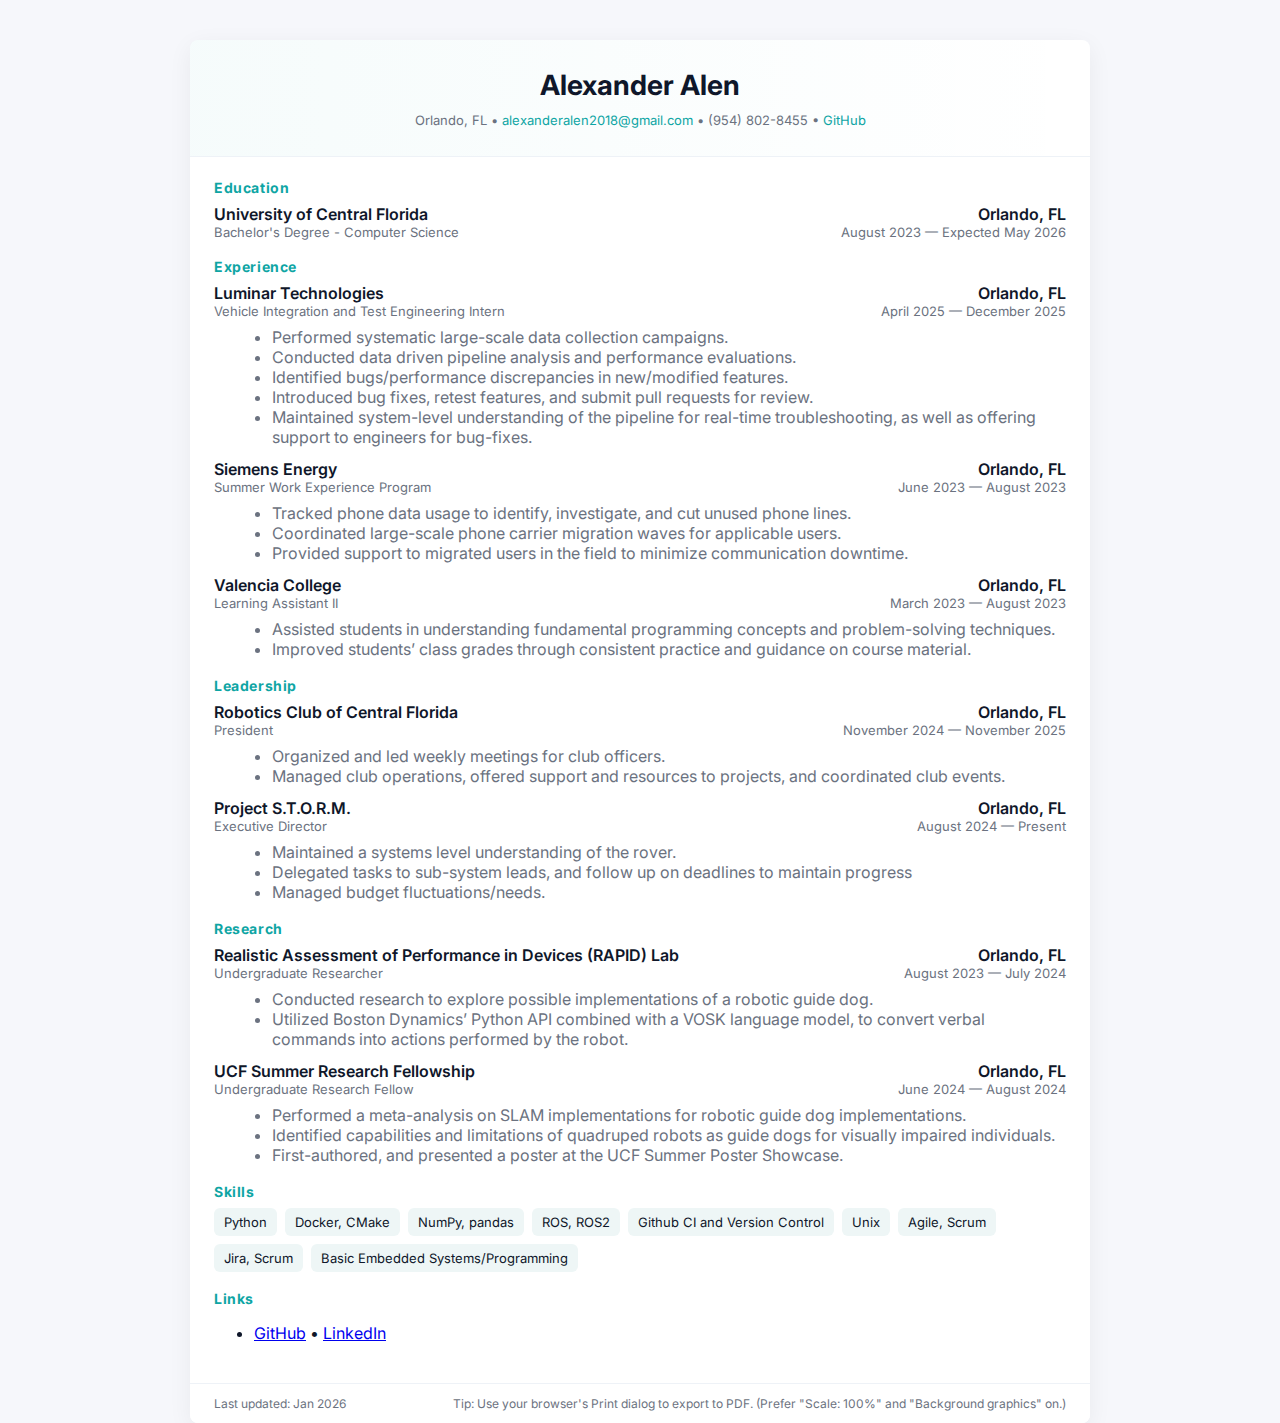
<file: styled-resume/index.html>
<!doctype html>
<html lang="en">
<head>
  <meta charset="utf-8" />
  <meta name="viewport" content="width=device-width, initial-scale=1" />
  <title>Your Name — Resume</title>
  <link href="https://fonts.googleapis.com/css2?family=Inter:wght@300;400;600;700&display=swap" rel="stylesheet">
  <link rel="stylesheet" href="styles.css">
</head>
<body>
  <!--
    QUICK EDIT GUIDE:
    - Replace content inside elements marked with TODO comments.
    - Sections: header, summary, experience, education, skills, projects, contact.
    - Use <section class="..."> blocks to add/remove whole sections.
    -->

  <div class="resume">
    <header class="resume-header">
      <div class="name">Alexander Alen</div>
      <div class="contact">
        Orlando, FL •<a href="mailto:alexanderalen2018@gmail.com"> alexanderalen2018@gmail.com</a> • (954) 802-8455 • <a href="aalen.github.io">GitHub</a>
      </div>
    </header>

    <main class="resume-main">
<!--EDUCATION-->
      <section class="education">
        <h2>Education</h2>
        <article class="exp">
            <div class="exp-header">
                <div class="exp-org">University of Central Florida</div>
                <div class="exp-location">Orlando, FL</div>
            </div>
            <div class="exp-info">
                <div class ="exp-role">Bachelor's Degree - Computer Science</div>
                <div class="exp-dates">August 2023 — Expected May 2026</div>
            </div>

        </article>
      </section>
<!--WORK EXPERIENCE-->
      <section class="experience">
        <h2>Experience</h2>

        <article class="exp">
          <div class="exp-header">
            <div class="exp-org">Luminar Technologies</div>
            <div class="exp-location">Orlando, FL</div>
        </div>
        <div class="exp-info">
            <div class ="exp-role">Vehicle Integration and Test Engineering Intern</div>
            <div class="exp-dates">April 2025 — December 2025</div>
        </div>
        <div class="exp-body">
            <ul>
              <li>Performed systematic large-scale data collection campaigns.</li>
              <li>Conducted data driven pipeline analysis and performance evaluations.</li>
              <li>Identified bugs/performance discrepancies in new/modified features.</li>
              <li>Introduced bug fixes, retest features, and submit pull requests for review.</li>
              <li>Maintained system-level understanding of the pipeline for real-time troubleshooting, as well as offering support
to engineers for bug-fixes.</li>
            </ul>
          </div>
        </article>

        <article class="exp">
          <div class="exp-header">
            <div class="exp-org">Siemens Energy</div>
            <div class="exp-location">Orlando, FL</div>
        </div>
        <div class="exp-info">
            <div class ="exp-role">Summer Work Experience Program</div>
            <div class="exp-dates">June 2023 — August 2023</div>
        </div>
        <div class="exp-body">
            <ul>
              <li>Tracked phone data usage to identify, investigate, and cut unused phone lines.</li>
              <li>Coordinated large-scale phone carrier migration waves for applicable users.</li>
              <li>Provided support to migrated users in the field to minimize communication downtime.</li>
            </ul>
          </div>
        </article>

        <article class="exp">
          <div class="exp-header">
            <div class="exp-org">Valencia College</div>
            <div class="exp-location">Orlando, FL</div>
        </div>
        <div class="exp-info">
            <div class ="exp-role">Learning Assistant II</div>
            <div class="exp-dates">March 2023 — August 2023</div>
        </div>
        <div class="exp-body">
            <ul>
              <li>Assisted students in understanding fundamental programming concepts and problem-solving techniques.</li>
              <li>Improved students’ class grades through consistent practice and guidance on course material.</li>
            </ul>
          </div>
        </article>

        <!-- Duplicate the .job block to add more roles -->
      </section>
<!--LEADERSHIP-->
      <section class="leadership">
        <h2>Leadership</h2>
      <article class="exp">
        <div class="exp-header">
          <div class="exp-org">Robotics Club of Central Florida</div>
          <div class="exp-location">Orlando, FL</div>
        </div>
        <div class="exp-info">
          <div class ="exp-role">President</div>
          <div class="exp-dates">November 2024 — November 2025</div>
        </div>
        <div class="exp-body">
          <ul>
            <li>Organized and led weekly meetings for club officers.</li>
            <li>Managed club operations, offered support and resources to projects, and coordinated club events.</li>
          </ul>
        </div>
      </article>

      <article class="exp">
        <div class="exp-header">
          <div class="exp-org">Project S.T.O.R.M.</div>
          <div class="exp-location">Orlando, FL</div>
        </div>
        <div class="exp-info">
          <div class ="exp-role">Executive Director</div>
          <div class="exp-dates">August 2024 — Present</div>
        </div>
        <div class="exp-body">
          <ul>
            <li>Maintained a systems level understanding of the rover.</li>
            <li>Delegated tasks to sub-system leads, and follow up on deadlines to maintain progress</li>
            <li>Managed budget fluctuations/needs.</li>
          </ul>
        </div>
      </article>
      </section>
<!--RESEARCH-->
      <section class="research">
        <h2>Research</h2>
  <article class="exp">
      <div class="exp-header">
        <div class="exp-org">Realistic Assessment of Performance in Devices (RAPID) Lab</div>
        <div class="exp-location">Orlando, FL</div>
      </div>
      <div class="exp-info">
        <div class ="exp-role">Undergraduate Researcher</div>
        <div class="exp-dates">August 2023 — July 2024</div>
      </div>
      <div class="exp-body">
    <ul>
      <li>Conducted research to explore possible implementations of a robotic guide dog.</li>
      <li>Utilized Boston Dynamics’ Python API combined with a VOSK language model, to convert verbal
commands into actions performed by the robot.</li>
    </ul>
      </div>
  </article>

  <article class="exp">
      <div class="exp-header">
        <div class="exp-org">UCF Summer Research Fellowship</div>
        <div class="exp-location">Orlando, FL</div>
      </div>
      <div class="exp-info">
        <div class ="exp-role">Undergraduate Research Fellow</div>
        <div class="exp-dates">June 2024 — August 2024</div>
      </div>
      <div class="exp-body">
    <ul>
      <li>Performed a meta-analysis on SLAM implementations for robotic guide dog implementations.</li>
      <li>Identified capabilities and limitations of quadruped robots as guide dogs for visually impaired individuals.</li>
      <li>First-authored, and presented a poster at the UCF Summer Poster Showcase.</li>
    </ul>
      </div>
  </article>

    </section>
<!--SKILLS-->
      <section class="skills">
        <h2>Skills</h2>
        <ul class="skill-list">
          <li>Python</li>
          <li>Docker, CMake</li>
          <li>NumPy, pandas</li>
          <li>ROS, ROS2</li>
          <li>Github CI and Version Control</li>
          <li>Unix</li>
          <li>Agile, Scrum</li>
          <li>Jira, Scrum</li>
          <li>Basic Embedded Systems/Programming</li>
        </ul>
      </section>

<!--EXTRAS-->
      <section class="extras">
        <h2>Links</h2>
        <ul>
          <li><a href="aalen24.github.io">GitHub</a> • <a href="https://www.linkedin.com/in/alexander-alen-b82948265/">LinkedIn</a></li>
        </ul>
      </section>
    </main>

    <footer class="resume-footer">
      <div>Last updated: <!-- TODO: put date --> Jan 2026</div>
      <div class="print-note">Tip: Use your browser's Print dialog to export to PDF. (Prefer "Scale: 100%" and "Background graphics" on.)</div>
    </footer>
  </div>
</body>
</html>
</file>
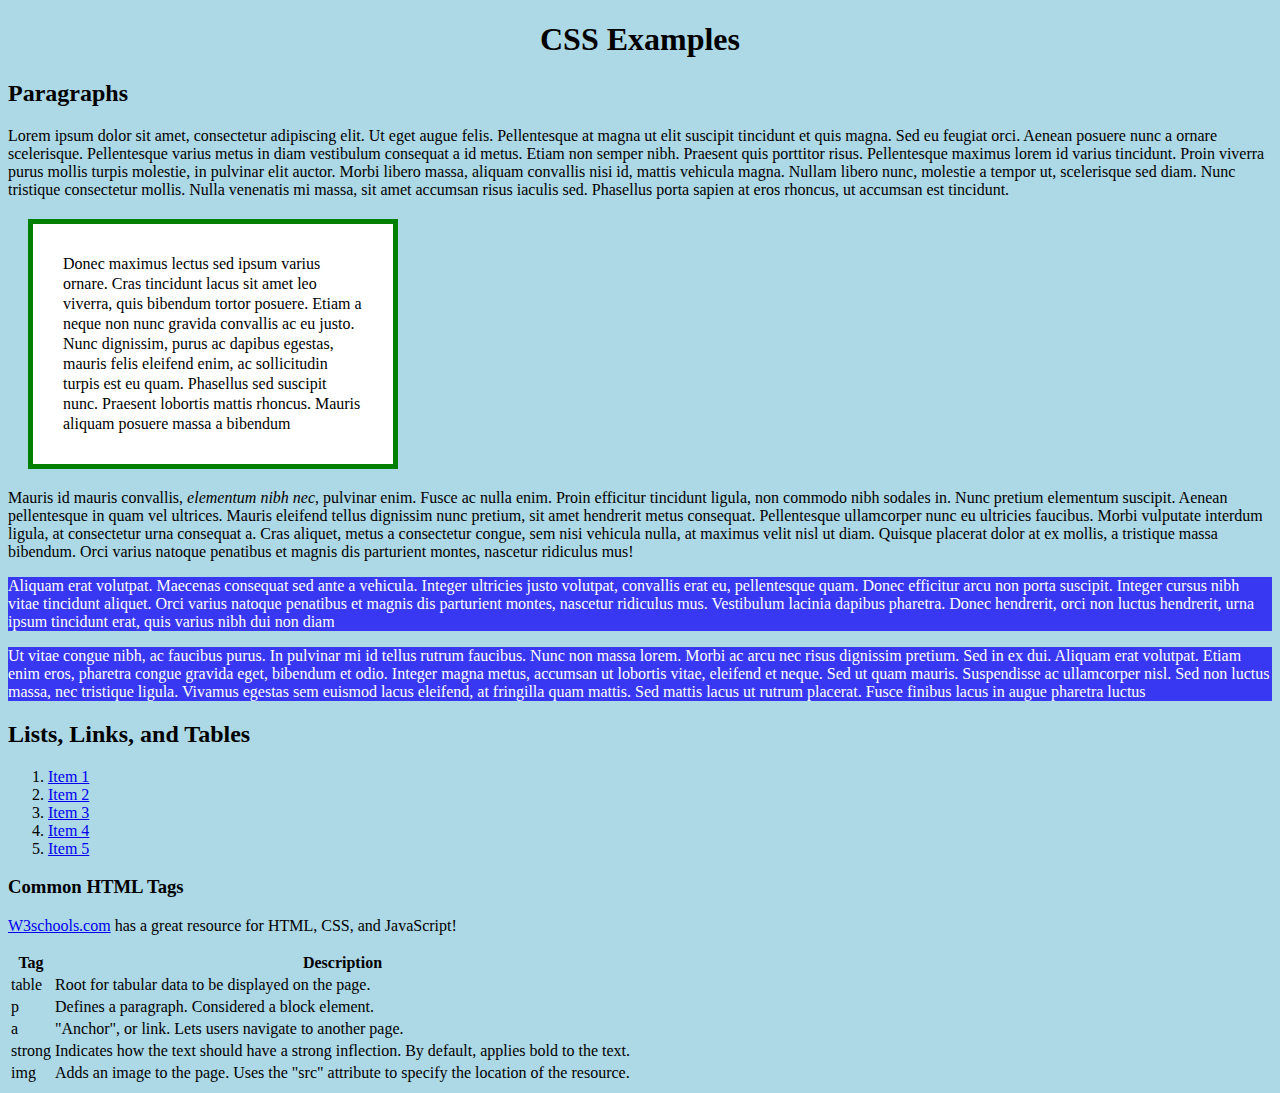
<file: 5_CSS1.html>
<!DOCTYPE html>

<html lang="en">
	<head>
		<title>CSS Examples</title>
		<link rel="stylesheet" href="5_css1.css">
	</head>
	
	<body>
		<h1>CSS Examples</h1>
		
		<article>
		<h2>Paragraphs</h2>
			<section>
				<p>Lorem ipsum dolor sit amet, consectetur adipiscing elit. Ut eget augue felis. Pellentesque at magna ut elit suscipit tincidunt et quis magna. Sed eu feugiat orci. Aenean posuere nunc a ornare scelerisque. Pellentesque varius metus in diam vestibulum consequat a id metus. Etiam non semper nibh. Praesent quis porttitor risus. Pellentesque maximus lorem id varius tincidunt. Proin viverra purus mollis turpis molestie, in pulvinar elit auctor. Morbi libero massa, aliquam convallis nisi id, mattis vehicula magna. Nullam libero nunc, molestie a tempor ut, scelerisque sed diam. Nunc tristique consectetur mollis. Nulla venenatis mi massa, sit amet accumsan risus iaculis sed. Phasellus porta sapien at eros rhoncus, ut accumsan est tincidunt.</p>
				<p id="paragraph2">Donec maximus lectus sed ipsum varius ornare. Cras tincidunt lacus sit amet leo viverra, quis bibendum tortor posuere. Etiam a neque non nunc gravida convallis ac eu justo. Nunc dignissim, purus ac dapibus egestas, mauris felis eleifend enim, ac sollicitudin turpis est eu quam. Phasellus sed suscipit nunc. Praesent lobortis mattis rhoncus. Mauris aliquam posuere massa a bibendum</p>
			</section>
			<section>
				<p>Mauris id mauris convallis, <em>elementum nibh nec</em>, pulvinar enim. Fusce ac nulla enim. Proin efficitur tincidunt ligula, non commodo nibh sodales in. Nunc pretium elementum suscipit. Aenean pellentesque in quam vel ultrices. Mauris eleifend tellus dignissim nunc pretium, sit amet hendrerit metus consequat. Pellentesque ullamcorper nunc eu ultricies faucibus. Morbi vulputate interdum ligula, at consectetur urna consequat a. Cras aliquet, metus a consectetur congue, sem nisi vehicula nulla, at maximus velit nisl ut diam. Quisque placerat dolor at ex mollis, a tristique massa bibendum. Orci varius natoque penatibus et magnis dis parturient montes, nascetur ridiculus mus!</p>
				<p class="blue">Aliquam erat volutpat. Maecenas consequat sed ante a vehicula. Integer ultricies justo volutpat, convallis erat eu, pellentesque quam. Donec efficitur arcu non porta suscipit. Integer cursus nibh vitae tincidunt aliquet. Orci varius natoque penatibus et magnis dis parturient montes, nascetur ridiculus mus. Vestibulum lacinia dapibus pharetra. Donec hendrerit, orci non luctus hendrerit, urna ipsum tincidunt erat, quis varius nibh dui non diam</p>
				<p class="blue">Ut vitae congue nibh, ac faucibus purus. In pulvinar mi id tellus rutrum faucibus. Nunc non massa lorem. Morbi ac arcu nec risus dignissim pretium. Sed in ex dui. Aliquam erat volutpat. Etiam enim eros, pharetra congue gravida eget, bibendum et odio. Integer magna metus, accumsan ut lobortis vitae, eleifend et neque. Sed ut quam mauris. Suspendisse ac ullamcorper nisl. Sed non luctus massa, nec tristique ligula. Vivamus egestas sem euismod lacus eleifend, at fringilla quam mattis. Sed mattis lacus ut rutrum placerat. Fusce finibus lacus in augue pharetra luctus</p>
			</section>
		</article>
		
		<article>
			<h2>Lists, Links, and Tables</h2>
			<ol>
				<li><a href="#">Item 1</a></li>
				<li><a href="#">Item 2</a></li>
				<li><a href="#">Item 3</a></li>
				<li><a href="#">Item 4</a></li>
				<li><a href="#">Item 5</a></li>
			</ol>
			
			<section>
				<h3>Common HTML Tags</h3>
				
				<p><a href="http://www.w3schools.com" target="_blank">W3schools.com</a> has a great resource for HTML, CSS, and JavaScript!</p>
				
				<table>
					<tr>
						<th>Tag</th><th>Description</th>
					</tr>
					<tr>
						<td>table</td><td>Root for tabular data to be displayed on the page.</td>
					</tr>
					<tr>
						<td>p</td><td>Defines a paragraph.  Considered a block element.</td>
					</tr>
					<tr>
						<td>a</td><td>"Anchor", or link.  Lets users navigate to another page.</td>
					</tr>
					<tr>
						<td>strong</td><td>Indicates how the text should have a strong inflection.  By default, applies bold to the text.</td>
					</tr>
					<tr>
						<td>img</td><td>Adds an image to the page.  Uses the "src" attribute to specify the location of the resource.</td>
					</tr>
				</table>
			</section>
			
		</article>
	</body>
</html>
</file>
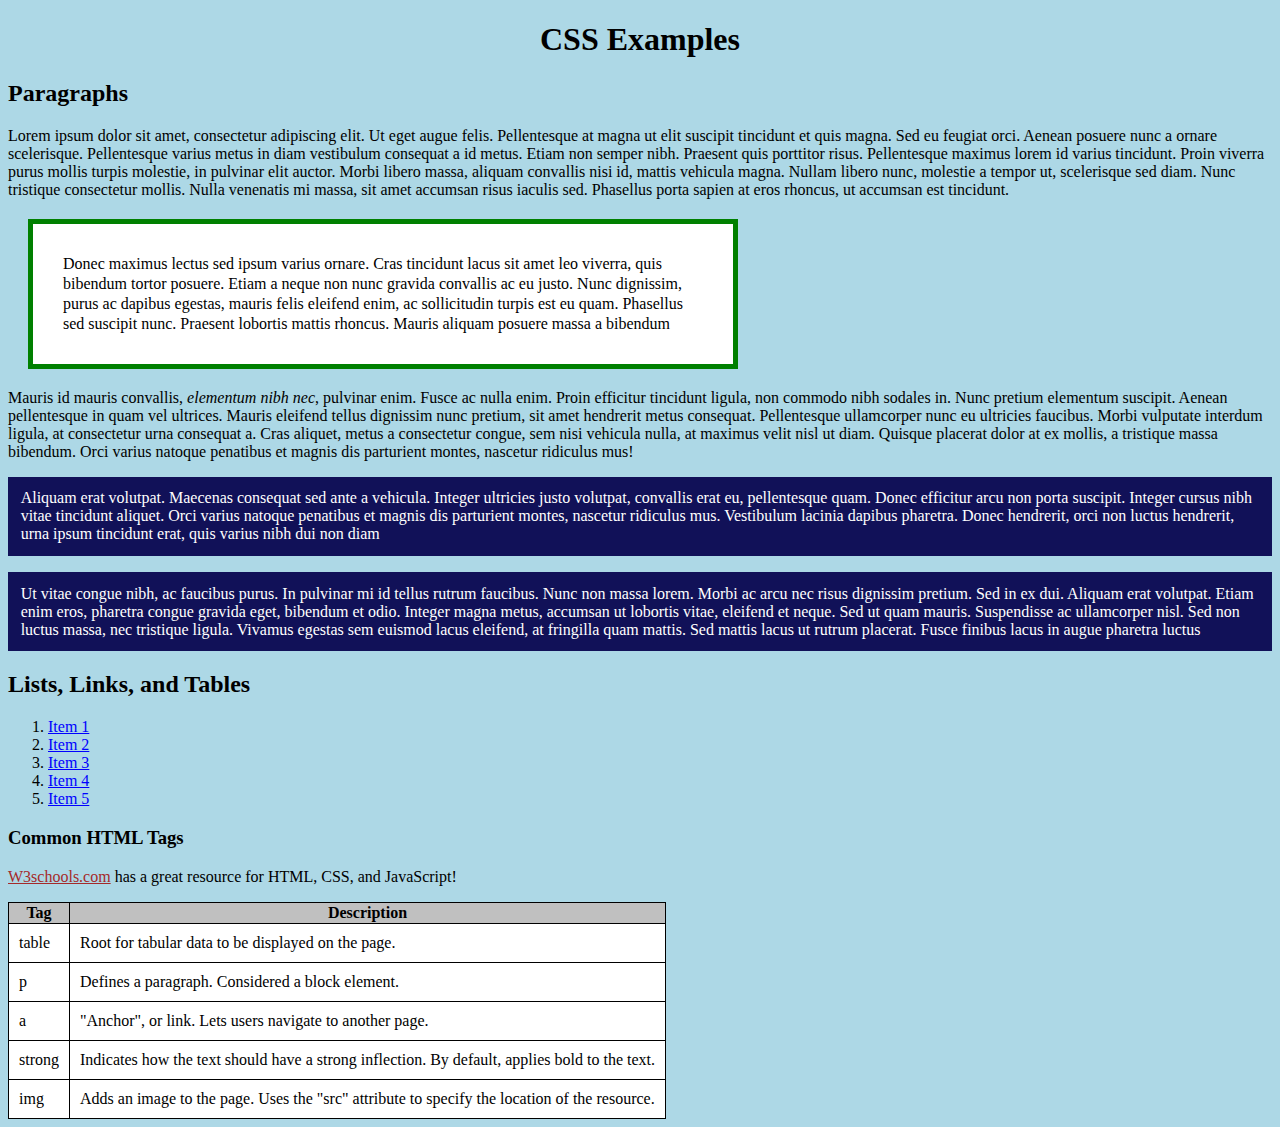
<file: basic-css/5_CSS1.html>
<!DOCTYPE html>

<html lang="en">
	<head>
		<title>CSS Examples</title>
		<link rel="stylesheet" href="5_css1.css">
	</head>
	
	<body>
		<h1>CSS Examples</h1>
		
		<article>
		<h2>Paragraphs</h2>
			<section>
				<p>Lorem ipsum dolor sit amet, consectetur adipiscing elit. Ut eget augue felis. Pellentesque at magna ut elit suscipit tincidunt et quis magna. Sed eu feugiat orci. Aenean posuere nunc a ornare scelerisque. Pellentesque varius metus in diam vestibulum consequat a id metus. Etiam non semper nibh. Praesent quis porttitor risus. Pellentesque maximus lorem id varius tincidunt. Proin viverra purus mollis turpis molestie, in pulvinar elit auctor. Morbi libero massa, aliquam convallis nisi id, mattis vehicula magna. Nullam libero nunc, molestie a tempor ut, scelerisque sed diam. Nunc tristique consectetur mollis. Nulla venenatis mi massa, sit amet accumsan risus iaculis sed. Phasellus porta sapien at eros rhoncus, ut accumsan est tincidunt.</p>
				<p id="paragraph2">Donec maximus lectus sed ipsum varius ornare. Cras tincidunt lacus sit amet leo viverra, quis bibendum tortor posuere. Etiam a neque non nunc gravida convallis ac eu justo. Nunc dignissim, purus ac dapibus egestas, mauris felis eleifend enim, ac sollicitudin turpis est eu quam. Phasellus sed suscipit nunc. Praesent lobortis mattis rhoncus. Mauris aliquam posuere massa a bibendum</p>
			</section>
			<section>
				<p>Mauris id mauris convallis, <em>elementum nibh nec</em>, pulvinar enim. Fusce ac nulla enim. Proin efficitur tincidunt ligula, non commodo nibh sodales in. Nunc pretium elementum suscipit. Aenean pellentesque in quam vel ultrices. Mauris eleifend tellus dignissim nunc pretium, sit amet hendrerit metus consequat. Pellentesque ullamcorper nunc eu ultricies faucibus. Morbi vulputate interdum ligula, at consectetur urna consequat a. Cras aliquet, metus a consectetur congue, sem nisi vehicula nulla, at maximus velit nisl ut diam. Quisque placerat dolor at ex mollis, a tristique massa bibendum. Orci varius natoque penatibus et magnis dis parturient montes, nascetur ridiculus mus!</p>
				<p class="blue">Aliquam erat volutpat. Maecenas consequat sed ante a vehicula. Integer ultricies justo volutpat, convallis erat eu, pellentesque quam. Donec efficitur arcu non porta suscipit. Integer cursus nibh vitae tincidunt aliquet. Orci varius natoque penatibus et magnis dis parturient montes, nascetur ridiculus mus. Vestibulum lacinia dapibus pharetra. Donec hendrerit, orci non luctus hendrerit, urna ipsum tincidunt erat, quis varius nibh dui non diam</p>
				<p class="blue">Ut vitae congue nibh, ac faucibus purus. In pulvinar mi id tellus rutrum faucibus. Nunc non massa lorem. Morbi ac arcu nec risus dignissim pretium. Sed in ex dui. Aliquam erat volutpat. Etiam enim eros, pharetra congue gravida eget, bibendum et odio. Integer magna metus, accumsan ut lobortis vitae, eleifend et neque. Sed ut quam mauris. Suspendisse ac ullamcorper nisl. Sed non luctus massa, nec tristique ligula. Vivamus egestas sem euismod lacus eleifend, at fringilla quam mattis. Sed mattis lacus ut rutrum placerat. Fusce finibus lacus in augue pharetra luctus</p>
			</section>
		</article>
		
		<article>
			<h2>Lists, Links, and Tables</h2>
			<ol>
				<li><a href="#">Item 1</a></li>
				<li><a href="#">Item 2</a></li>
				<li><a href="#">Item 3</a></li>
				<li><a href="#">Item 4</a></li>
				<li><a href="#">Item 5</a></li>
			</ol>
			
			<section>
				<h3>Common HTML Tags</h3>
				
				<p ><a href="http://www.w3schools.com" target="_blank" id="w3link">W3schools.com</a> has a great resource for HTML, CSS, and JavaScript!</p>
				
				<table>
					<tr>
						<th>Tag</th><th>Description</th>
					</tr>
					<tr>
						<td>table</td><td>Root for tabular data to be displayed on the page.</td>
					</tr>
					<tr>
						<td>p</td><td>Defines a paragraph.  Considered a block element.</td>
					</tr>
					<tr>
						<td>a</td><td>"Anchor", or link.  Lets users navigate to another page.</td>
					</tr>
					<tr>
						<td>strong</td><td>Indicates how the text should have a strong inflection.  By default, applies bold to the text.</td>
					</tr>
					<tr>
						<td>img</td><td>Adds an image to the page.  Uses the "src" attribute to specify the location of the resource.</td>
					</tr>
				</table>
			</section>
			
		</article>
	</body>
</html>
</file>
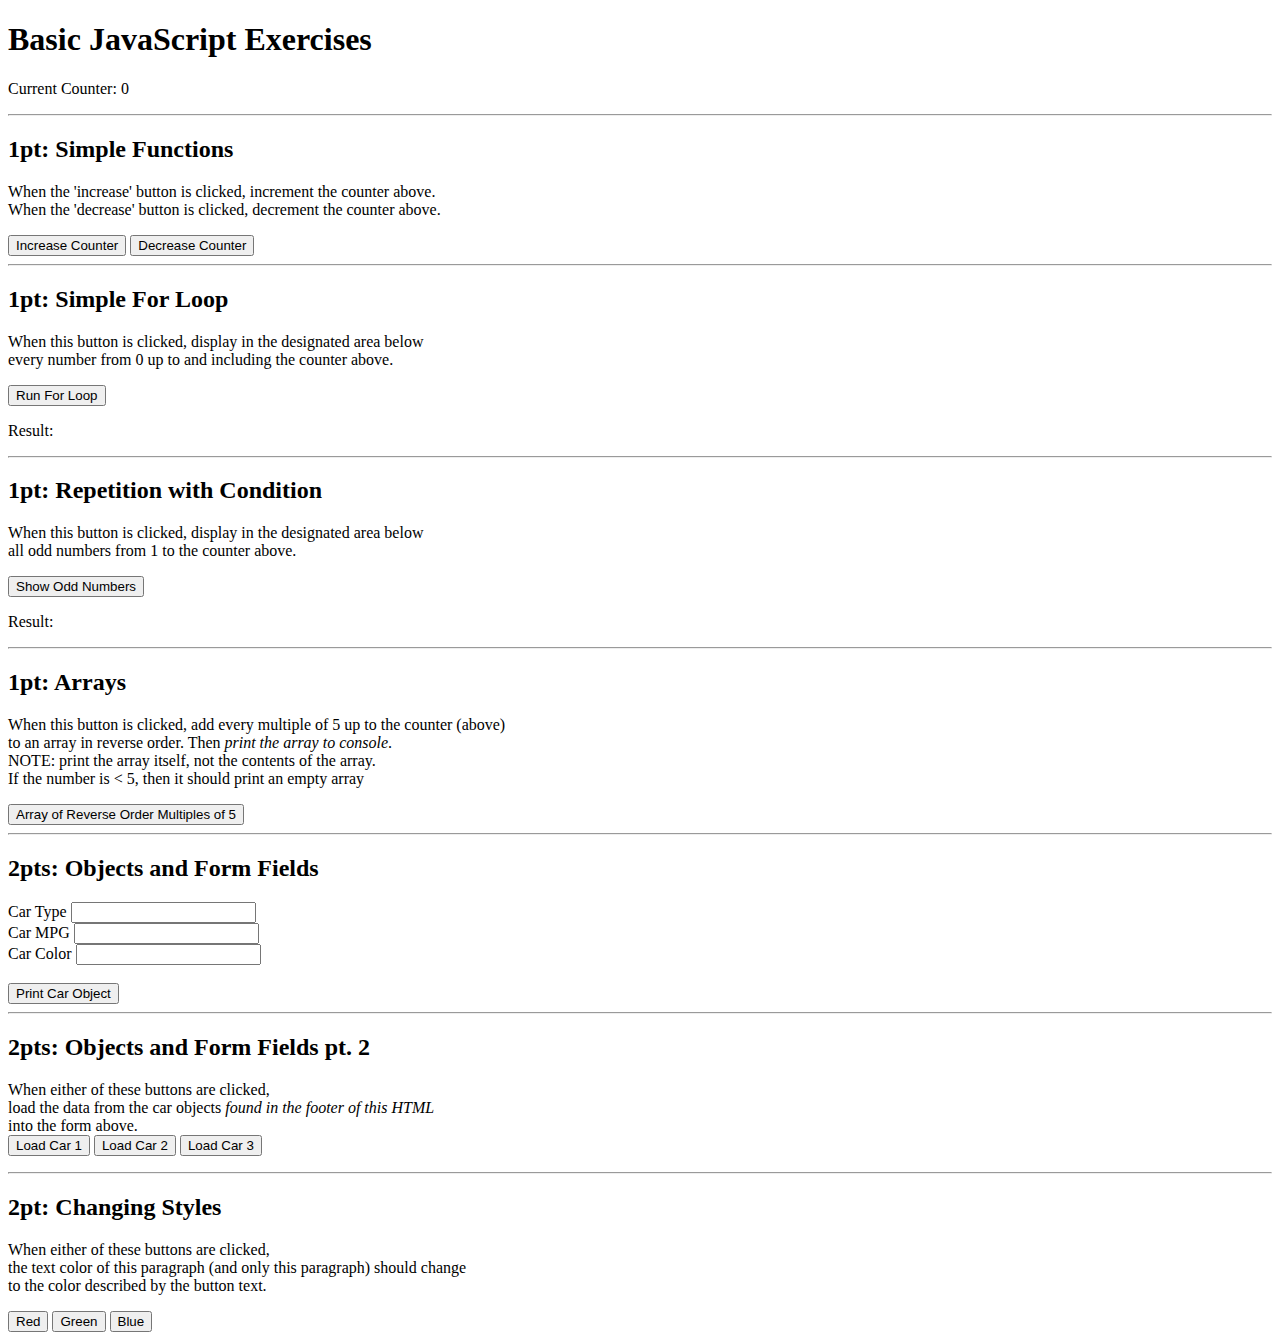
<file: basic-javascript/basicjs.html>
<!DOCTYPE html>

<html lang="en">
	<head>
		<title>Basic JavaScript Exercises</title>
		<!-- change the src value to use your own script -->
		<script src="basicjs.js">
		</script>
	</head>
	
	
	<body>
		<h1>Basic JavaScript Exercises</h1>

		<p>Current Counter: <span id="counter">0</span></p>
		
		<hr>
		
		<h2>1pt: Simple Functions</h2>
		<p>When the 'increase' button is clicked, increment the counter above.<br>
			When the 'decrease' button is clicked, decrement the counter above.</p>
		<button onclick="tickUp()">Increase Counter</button>
		<button onclick="tickDown()">Decrease Counter</button>
		
		<hr>
		
		<h2>1pt: Simple For Loop</h2>
		<p>When this button is clicked, display in the designated area below<br>
		every number from 0 up to and including the counter above.</p>
		<button onclick="runForLoop()">Run For Loop</button>
		
		<p>Result: <span id="forLoopResult"></span></p>
		
		<hr>
		
		<h2>1pt: Repetition with Condition</h2>
		<p>When this button is clicked, display in the designated area below<br>
		all odd numbers from 1 to the counter above.</p>
		<button onclick="showOddNumbers()">Show Odd Numbers</button>
		
		<p>Result: <span id="oddNumberResult"></span></p>
		
		<hr>
		
		<h2>1pt: Arrays</h2>
		<p>When this button is clicked, add every multiple of 5 up to the counter (above)<br>
		to an array in reverse order.  Then <em>print the array to console</em>.<br>
		NOTE: print the array itself, not the contents of the array.<br>
		If the number is &lt; 5, then it should print an empty array</p>
		<button onclick="addMultiplesToArray()">Array of Reverse Order Multiples of 5</button>
		
		<hr>
		
		<h2>2pts: Objects and Form Fields</h2>
		<label for="carType">Car Type</label> <input id="carType" type="text"><br>
		<label for="carMPG">Car MPG</label> <input id="carMPG" type="text"><br>
		<label for="carColor">Car Color</label> <input id="carColor" type="text"><br>
		<br>
		
		<button type="button" onclick="printCarObject()">Print Car Object</button>
		
		<hr>
		
		<h2>2pts: Objects and Form Fields pt. 2</h2>
		<p>When either of these buttons are clicked,<br>
		load the data from the car objects <em>found in the footer of this HTML</em><br>
		into the form above.<br>
		<button type="button" onclick="loadCar(1)">Load Car 1</button>
		<button type="button" onclick="loadCar(2)">Load Car 2</button>
		<button type="button" onclick="loadCar(3)">Load Car 3</button>
		
		<hr>
		
		<h2>2pt: Changing Styles</h2>
		<p id="styleParagraph">When either of these buttons are clicked,<br>
		the text color of this paragraph (and only this paragraph) should change<br>
		to the color described by the button text.</p>
		
		<button type="button" onclick="changeColor(1)">Red</button>
		<button type="button" onclick="changeColor(2)">Green</button>
		<button type="button" onclick="changeColor(3)">Blue</button>
	
	
		<footer>
			<script>
				let carObject1 = {cType: "sedan", cMPG: "32", cColor: "blue"};
				let carObject2 = {cType: "truck", cMPG: "28", cColor: "red"};
				let carObject3 = {cType: "van", cMPG: "30", cColor: "green"};
			</script>
		</footer>
	</body>
	
	
</html>
</file>
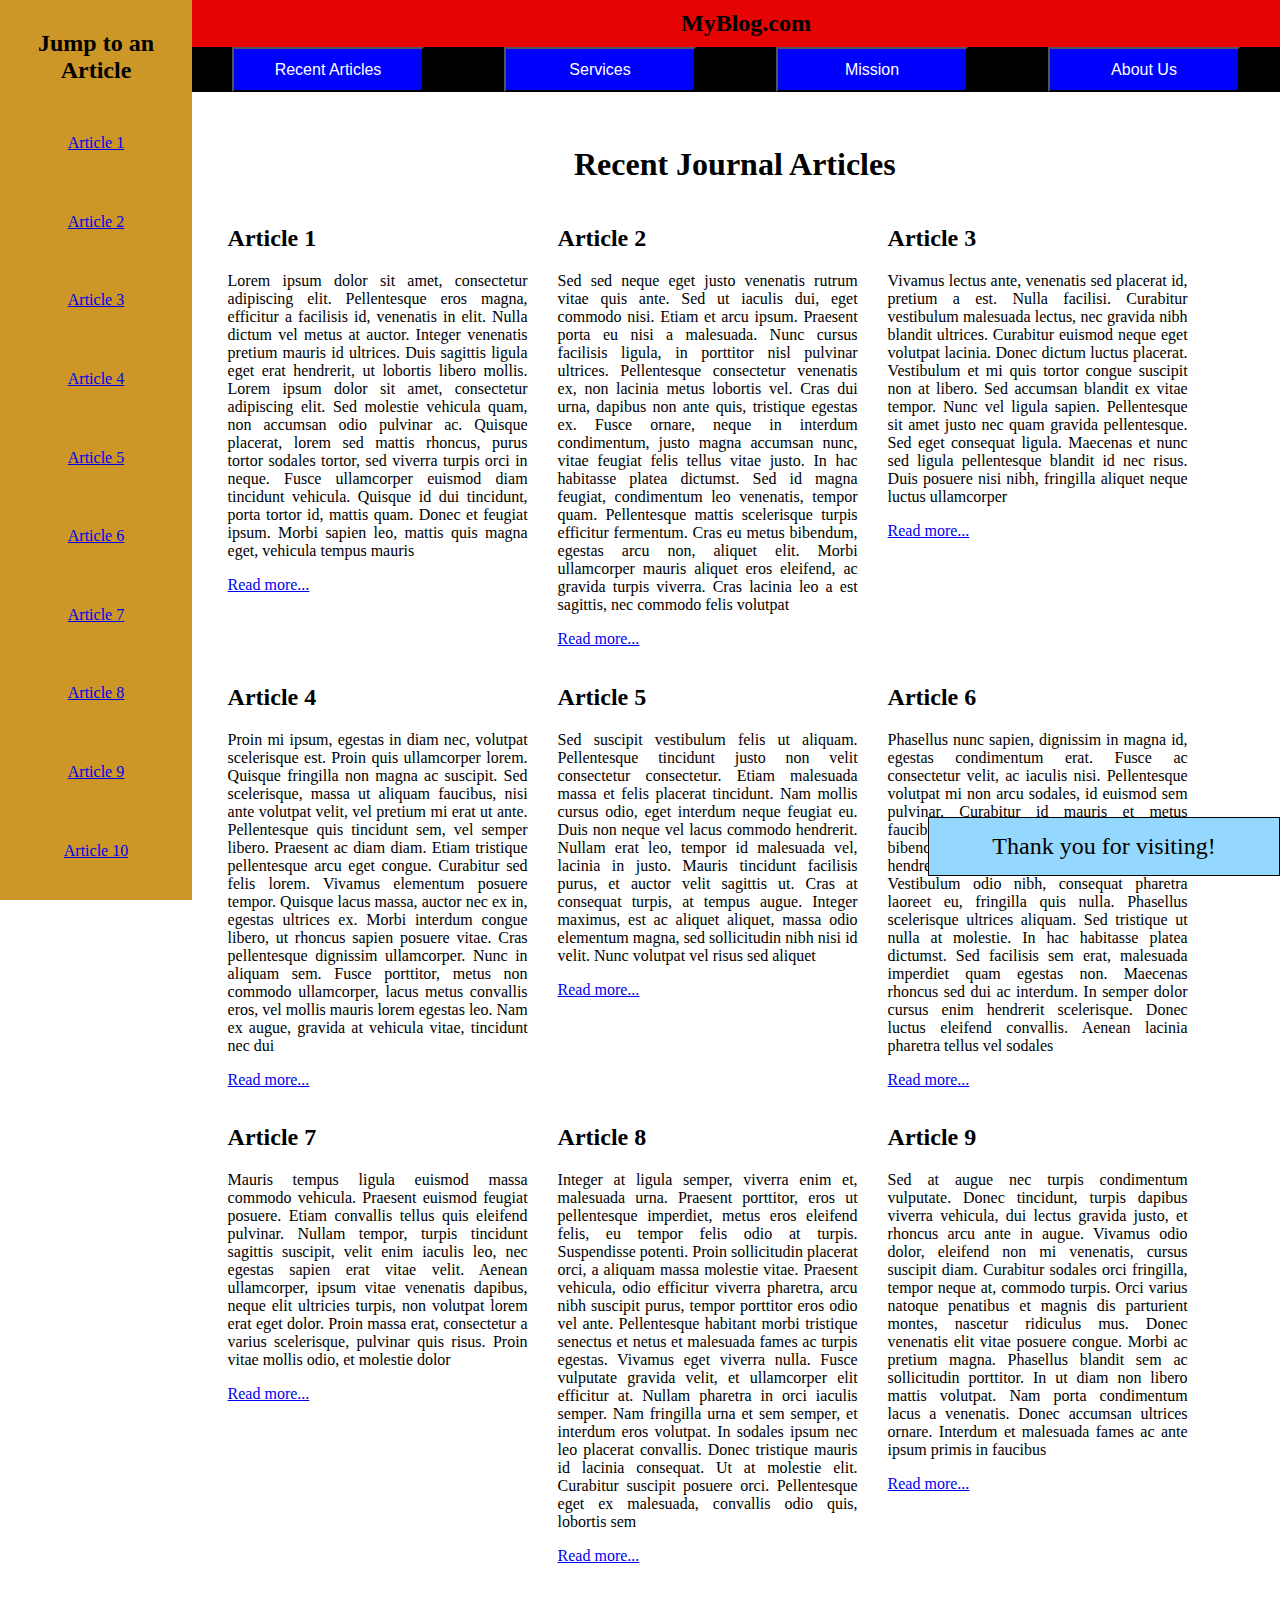
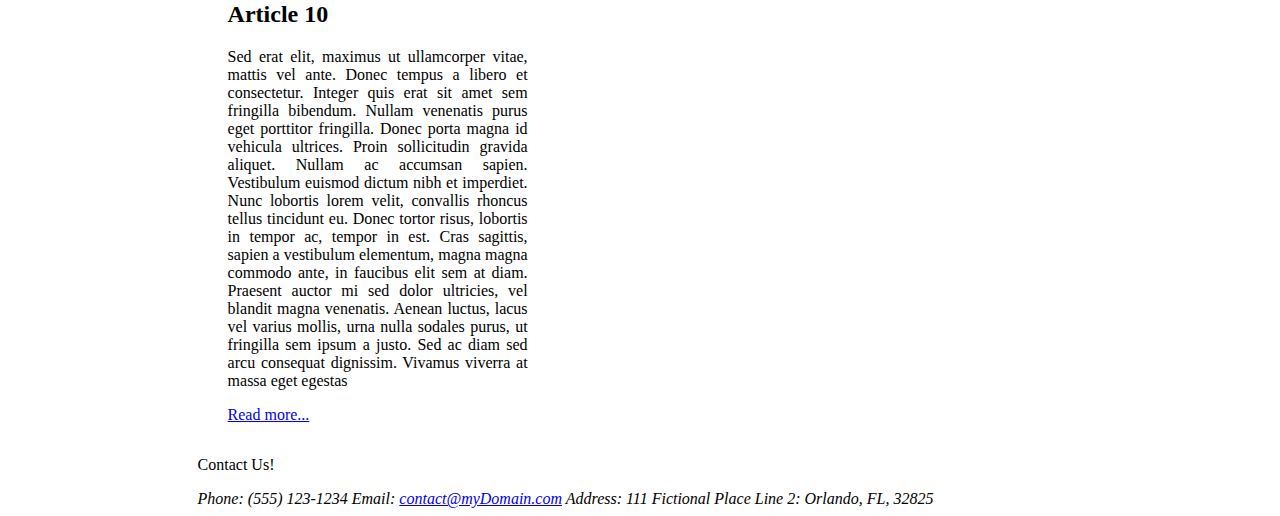
<file: CSS Positioning and Layout/html-5.html>
<!DOCTYPE html>
<html lang="en">
    <head>
        <link rel="stylesheet" href="positioning.css">
    </head>

    <body>
		<nav id="jumpMenu">
            <h2>Jump to an Article</h2>
            <div class="jump-links">
                <a href="#a1">Article 1</a>
                <a href="#a2">Article 2</a>
                <a href="#a3">Article 3</a>
                <a href="#a4">Article 4</a>
                <a href="#a5">Article 5</a>
                <a href="#a6">Article 6</a>
                <a href="#a7">Article 7</a>
                <a href="#a8">Article 8</a>
                <a href="#a9">Article 9</a>
                <a href="#a10">Article 10</a>
            </div>
        </nav>
		
        <main>		
		
			<header>
				<p>MyBlog.com</p>
				<nav>
					<button href="recent.html">Recent Articles</button>
					<button href="services.html">Services</button>
					<button href="mission.html">Mission</button>
					<button href="about.html">About Us</button>
				</nav>
			</header>
            
            <h1>Recent Journal Articles</h1>

            <div id="container">
                <article id="a1">
                    <h2>Article 1</h2>
                    <p>Lorem ipsum dolor sit amet, consectetur adipiscing elit. Pellentesque eros magna, efficitur a facilisis id, venenatis in elit. Nulla dictum vel metus at auctor. Integer venenatis pretium mauris id ultrices. Duis sagittis ligula eget erat hendrerit, ut lobortis libero mollis. Lorem ipsum dolor sit amet, consectetur adipiscing elit. Sed molestie vehicula quam, non accumsan odio pulvinar ac. Quisque placerat, lorem sed mattis rhoncus, purus tortor sodales tortor, sed viverra turpis orci in neque. Fusce ullamcorper euismod diam tincidunt vehicula. Quisque id dui tincidunt, porta tortor id, mattis quam. Donec et feugiat ipsum. Morbi sapien leo, mattis quis magna eget, vehicula tempus mauris</p>
                    <p><a href="#">Read more...</a></p>
                </article>

                <article id="a2">
                    <h2>Article 2</h2>
                    <p>Sed sed neque eget justo venenatis rutrum vitae quis ante. Sed ut iaculis dui, eget commodo nisi. Etiam et arcu ipsum. Praesent porta eu nisi a malesuada. Nunc cursus facilisis ligula, in porttitor nisl pulvinar ultrices. Pellentesque consectetur venenatis ex, non lacinia metus lobortis vel. Cras dui urna, dapibus non ante quis, tristique egestas ex. Fusce ornare, neque in interdum condimentum, justo magna accumsan nunc, vitae feugiat felis tellus vitae justo. In hac habitasse platea dictumst. Sed id magna feugiat, condimentum leo venenatis, tempor quam. Pellentesque mattis scelerisque turpis efficitur fermentum. Cras eu metus bibendum, egestas arcu non, aliquet elit. Morbi ullamcorper mauris aliquet eros eleifend, ac gravida turpis viverra. Cras lacinia leo a est sagittis, nec commodo felis volutpat</p>
                    <p><a href="#">Read more...</a></p>
                </article>

                <article id="a3">
                    <h2>Article 3</h2>
                    <p>Vivamus lectus ante, venenatis sed placerat id, pretium a est. Nulla facilisi. Curabitur vestibulum malesuada lectus, nec gravida nibh blandit ultrices. Curabitur euismod neque eget volutpat lacinia. Donec dictum luctus placerat. Vestibulum et mi quis tortor congue suscipit non at libero. Sed accumsan blandit ex vitae tempor. Nunc vel ligula sapien. Pellentesque sit amet justo nec quam gravida pellentesque. Sed eget consequat ligula. Maecenas et nunc sed ligula pellentesque blandit id nec risus. Duis posuere nisi nibh, fringilla aliquet neque luctus ullamcorper</p>
                    <p><a href="#">Read more...</a></p>
                </article>

                <article id="a4">
                    <h2>Article 4</h2>
                    <p>Proin mi ipsum, egestas in diam nec, volutpat scelerisque est. Proin quis ullamcorper lorem. Quisque fringilla non magna ac suscipit. Sed scelerisque, massa ut aliquam faucibus, nisi ante volutpat velit, vel pretium mi erat ut ante. Pellentesque quis tincidunt sem, vel semper libero. Praesent ac diam diam. Etiam tristique pellentesque arcu eget congue. Curabitur sed felis lorem. Vivamus elementum posuere tempor. Quisque lacus massa, auctor nec ex in, egestas ultrices ex. Morbi interdum congue libero, ut rhoncus sapien posuere vitae. Cras pellentesque dignissim ullamcorper. Nunc in aliquam sem. Fusce porttitor, metus non commodo ullamcorper, lacus metus convallis eros, vel mollis mauris lorem egestas leo. Nam ex augue, gravida at vehicula vitae, tincidunt nec dui</p>
                    <p><a href="#">Read more...</a></p>
                </article>

                <article id="a5">
                    <h2>Article 5</h2>
                    <p>Sed suscipit vestibulum felis ut aliquam. Pellentesque tincidunt justo non velit consectetur consectetur. Etiam malesuada massa et felis placerat tincidunt. Nam mollis cursus odio, eget interdum neque feugiat eu. Duis non neque vel lacus commodo hendrerit. Nullam erat leo, tempor id malesuada vel, lacinia in justo. Mauris tincidunt facilisis purus, et auctor velit sagittis ut. Cras at consequat turpis, at tempus augue. Integer maximus, est ac aliquet aliquet, massa odio elementum magna, sed sollicitudin nibh nisi id velit. Nunc volutpat vel risus sed aliquet</p>
                    <p><a href="#">Read more...</a></p>
                </article>

                <article id="a6">
                    <h2>Article 6</h2>
                    <p>Phasellus nunc sapien, dignissim in magna id, egestas condimentum erat. Fusce ac consectetur velit, ac iaculis nisi. Pellentesque volutpat mi non arcu sodales, id euismod sem pulvinar. Curabitur id mauris et metus faucibus aliquam ac eget arcu. Sed tristique bibendum sem, sed convallis erat. Proin hendrerit sem ac aliquam pellentesque. Vestibulum odio nibh, consequat pharetra laoreet eu, fringilla quis nulla. Phasellus scelerisque ultrices aliquam. Sed tristique ut nulla at molestie. In hac habitasse platea dictumst. Sed facilisis sem erat, malesuada imperdiet quam egestas non. Maecenas rhoncus sed dui ac interdum. In semper dolor cursus enim hendrerit scelerisque. Donec luctus eleifend convallis. Aenean lacinia pharetra tellus vel sodales</p>
                    <p><a href="#">Read more...</a></p>
                </article>

                <article id="a7">
                    <h2>Article 7</h2>
                    <p>Mauris tempus ligula euismod massa commodo vehicula. Praesent euismod feugiat posuere. Etiam convallis tellus quis eleifend pulvinar. Nullam tempor, turpis tincidunt sagittis suscipit, velit enim iaculis leo, nec egestas sapien erat vitae velit. Aenean ullamcorper, ipsum vitae venenatis dapibus, neque elit ultricies turpis, non volutpat lorem erat eget dolor. Proin massa erat, consectetur a varius scelerisque, pulvinar quis risus. Proin vitae mollis odio, et molestie dolor</p>
                    <p><a href="#">Read more...</a></p>
                </article>

                <article id="a8">
                    <h2>Article 8</h2>
                    <p>Integer at ligula semper, viverra enim et, malesuada urna. Praesent porttitor, eros ut pellentesque imperdiet, metus eros eleifend felis, eu tempor felis odio at turpis. Suspendisse potenti. Proin sollicitudin placerat orci, a aliquam massa molestie vitae. Praesent vehicula, odio efficitur viverra pharetra, arcu nibh suscipit purus, tempor porttitor eros odio vel ante. Pellentesque habitant morbi tristique senectus et netus et malesuada fames ac turpis egestas. Vivamus eget viverra nulla. Fusce vulputate gravida velit, et ullamcorper elit efficitur at. Nullam pharetra in orci iaculis semper. Nam fringilla urna et sem semper, et interdum eros volutpat. In sodales ipsum nec leo placerat convallis. Donec tristique mauris id lacinia consequat. Ut at molestie elit. Curabitur suscipit posuere orci. Pellentesque eget ex malesuada, convallis odio quis, lobortis sem</p>
                    <p><a href="#">Read more...</a></p>
                </article>

                <article id="a9">
                    <h2>Article 9</h2>
                    <p>Sed at augue nec turpis condimentum vulputate. Donec tincidunt, turpis dapibus viverra vehicula, dui lectus gravida justo, et rhoncus arcu ante in augue. Vivamus odio dolor, eleifend non mi venenatis, cursus suscipit diam. Curabitur sodales orci fringilla, tempor neque at, commodo turpis. Orci varius natoque penatibus et magnis dis parturient montes, nascetur ridiculus mus. Donec venenatis elit vitae posuere congue. Morbi ac pretium magna. Phasellus blandit sem ac sollicitudin porttitor. In ut diam non libero mattis volutpat. Nam porta condimentum lacus a venenatis. Donec accumsan ultrices ornare. Interdum et malesuada fames ac ante ipsum primis in faucibus</p>
                    <p><a href="#">Read more...</a></p>
                </article>

                <article id="a10">
                    <h2>Article 10</h2>
                    <p>Sed erat elit, maximus ut ullamcorper vitae, mattis vel ante. Donec tempus a libero et consectetur. Integer quis erat sit amet sem fringilla bibendum. Nullam venenatis purus eget porttitor fringilla. Donec porta magna id vehicula ultrices. Proin sollicitudin gravida aliquet. Nullam ac accumsan sapien. Vestibulum euismod dictum nibh et imperdiet. Nunc lobortis lorem velit, convallis rhoncus tellus tincidunt eu. Donec tortor risus, lobortis in tempor ac, tempor in est. Cras sagittis, sapien a vestibulum elementum, magna magna commodo ante, in faucibus elit sem at diam. Praesent auctor mi sed dolor ultricies, vel blandit magna venenatis. Aenean luctus, lacus vel varius mollis, urna nulla sodales purus, ut fringilla sem ipsum a justo. Sed ac diam sed arcu consequat dignissim. Vivamus viverra at massa eget egestas</p>
                    <p><a href="#">Read more...</a></p>
                </article>
            </div>
			
			<p id="thanks">Thank you for visiting!</p>

            <footer>
                <p>Contact Us!</p>
                <address>
                    <div>
                        <span>Phone:</span> <span>(555) 123-1234</span>
                        <span>Email:</span> </span><a href="#">contact@myDomain.com</a></span>
                        <span>Address:</span> <span>111 Fictional Place</span>
                        <span>Line 2:</span> <span>Orlando, FL, 32825</span>
                    </div>
                </address>
				
            </footer>
        </main>
    </body>
</html>
</file>
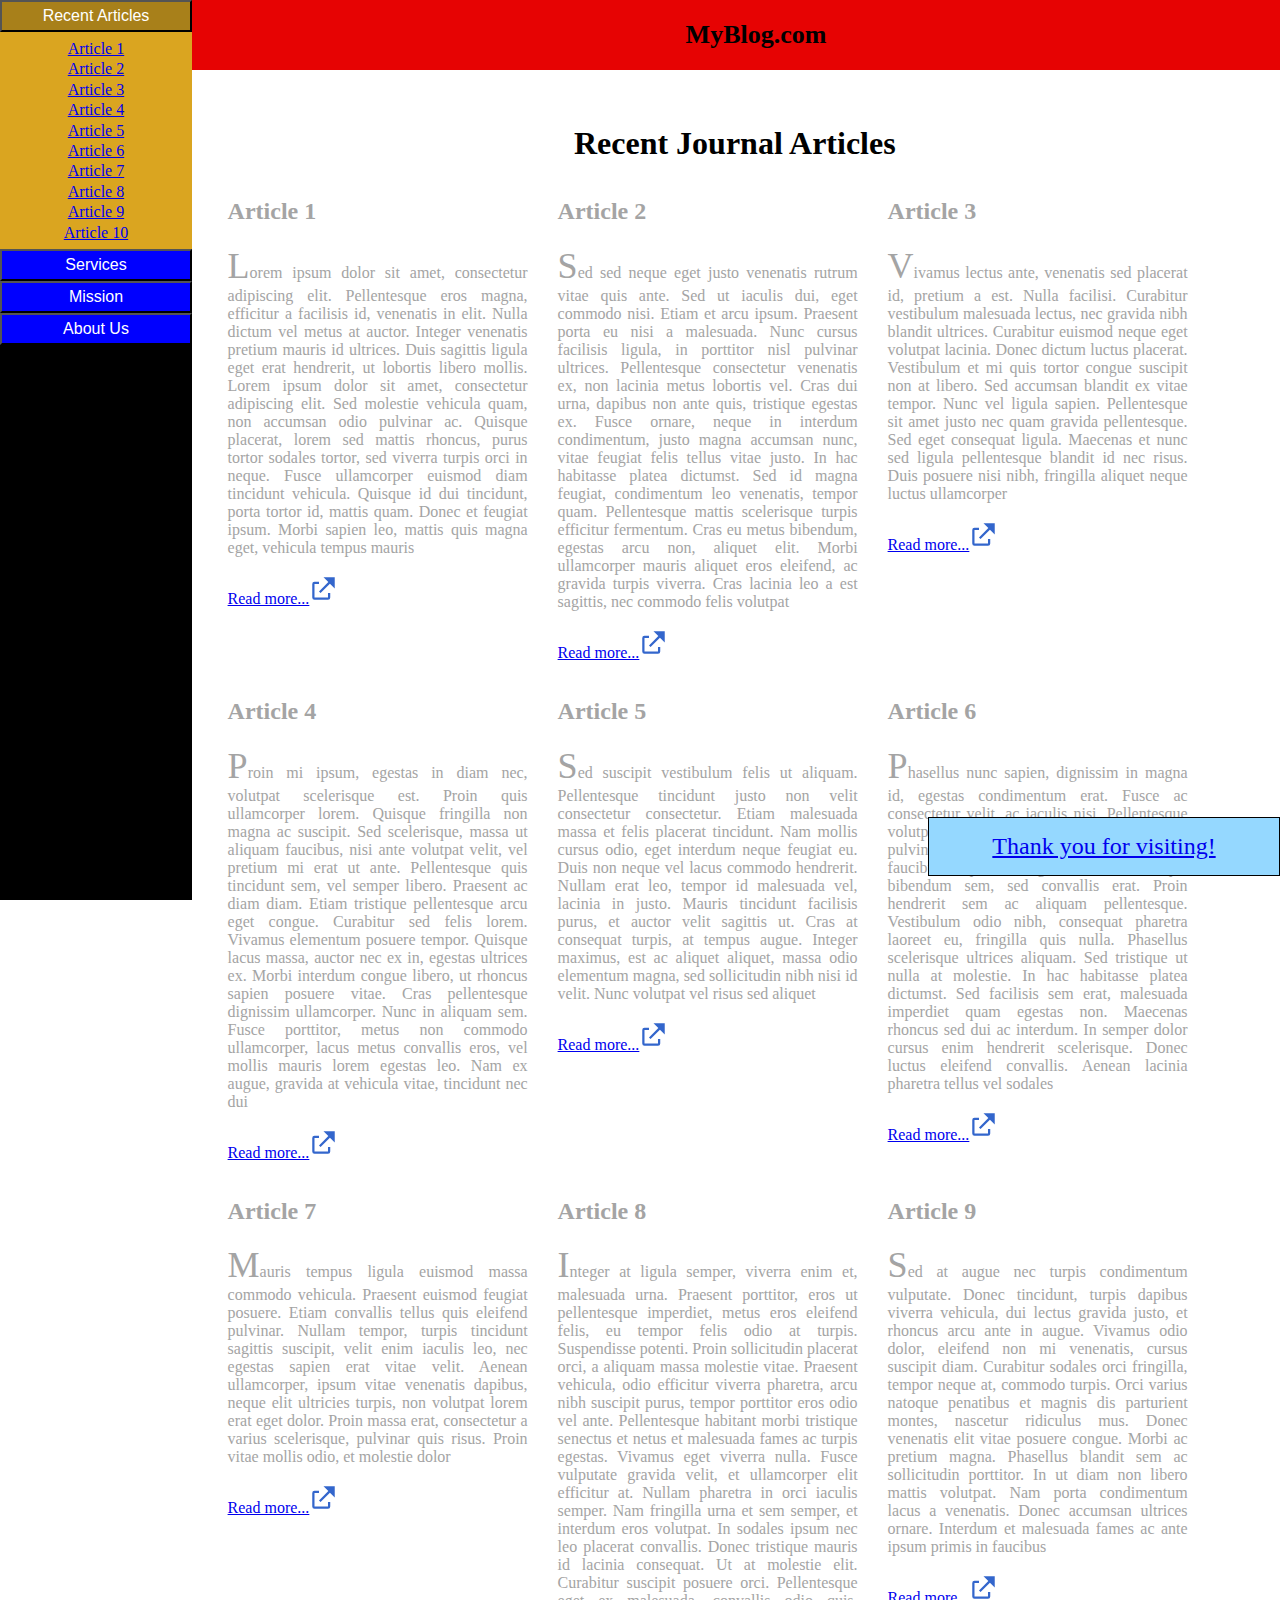
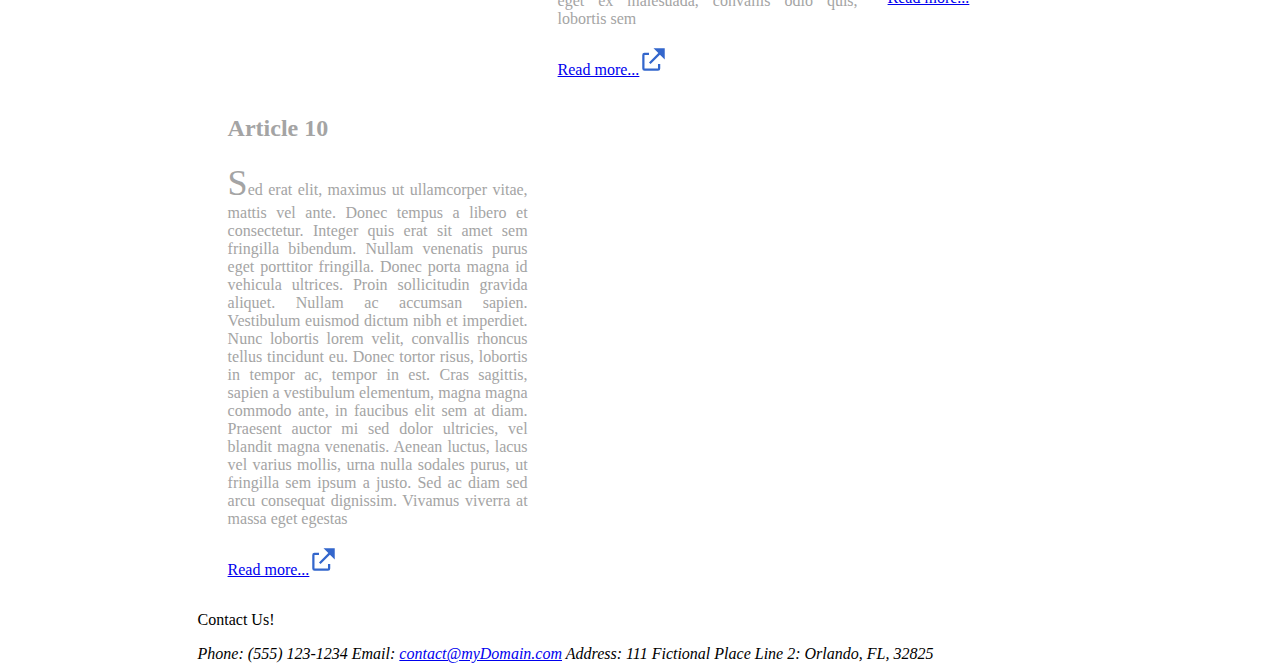
<file: CSS Transitions and Selectors/html-6.html>
<!DOCTYPE html>
<html lang="en">
    <head>
        <link rel="stylesheet" href="7_transition.css">
    </head>

    <body>
		
		<nav id="menuItems">
			<button id="recentArticles" href="recent.html">Recent Articles</button>
			
			<ul id="jumpMenu">
				<li><a href="#a1">Article 1</a></li>
				<li><a href="#a2">Article 2</a></li>
				<li><a href="#a3">Article 3</a></li>
				<li><a href="#a4">Article 4</a></li>
				<li><a href="#a5">Article 5</a></li>
				<li><a href="#a6">Article 6</a></li>
				<li><a href="#a7">Article 7</a></li>
				<li><a href="#a8">Article 8</a></li>
				<li><a href="#a9">Article 9</a></li>
				<li><a href="#a10">Article 10</a></li>
			</ul>
		
			<button href="services.html">Services</button>
			<button href="mission.html">Mission</button>
			<button href="about.html">About Us</button>
		</nav>
		
        <main>
		
			<header>
				<p>MyBlog.com</p>
			</header>
            
            <h1>Recent Journal Articles</h1>

            <div id="container">
                <article id="a1">
                    <h2>Article 1</h2>
                    <p>Lorem ipsum dolor sit amet, consectetur adipiscing elit. Pellentesque eros magna, efficitur a facilisis id, venenatis in elit. Nulla dictum vel metus at auctor. Integer venenatis pretium mauris id ultrices. Duis sagittis ligula eget erat hendrerit, ut lobortis libero mollis. Lorem ipsum dolor sit amet, consectetur adipiscing elit. Sed molestie vehicula quam, non accumsan odio pulvinar ac. Quisque placerat, lorem sed mattis rhoncus, purus tortor sodales tortor, sed viverra turpis orci in neque. Fusce ullamcorper euismod diam tincidunt vehicula. Quisque id dui tincidunt, porta tortor id, mattis quam. Donec et feugiat ipsum. Morbi sapien leo, mattis quis magna eget, vehicula tempus mauris</p>
                    <p><a href="http://www.google.com">Read more...</a></p>
                </article>

                <article id="a2">
                    <h2>Article 2</h2>
                    <p>Sed sed neque eget justo venenatis rutrum vitae quis ante. Sed ut iaculis dui, eget commodo nisi. Etiam et arcu ipsum. Praesent porta eu nisi a malesuada. Nunc cursus facilisis ligula, in porttitor nisl pulvinar ultrices. Pellentesque consectetur venenatis ex, non lacinia metus lobortis vel. Cras dui urna, dapibus non ante quis, tristique egestas ex. Fusce ornare, neque in interdum condimentum, justo magna accumsan nunc, vitae feugiat felis tellus vitae justo. In hac habitasse platea dictumst. Sed id magna feugiat, condimentum leo venenatis, tempor quam. Pellentesque mattis scelerisque turpis efficitur fermentum. Cras eu metus bibendum, egestas arcu non, aliquet elit. Morbi ullamcorper mauris aliquet eros eleifend, ac gravida turpis viverra. Cras lacinia leo a est sagittis, nec commodo felis volutpat</p>
                    <p><a href="http://www.google.com">Read more...</a></p>
                </article>

                <article id="a3">
                    <h2>Article 3</h2>
                    <p>Vivamus lectus ante, venenatis sed placerat id, pretium a est. Nulla facilisi. Curabitur vestibulum malesuada lectus, nec gravida nibh blandit ultrices. Curabitur euismod neque eget volutpat lacinia. Donec dictum luctus placerat. Vestibulum et mi quis tortor congue suscipit non at libero. Sed accumsan blandit ex vitae tempor. Nunc vel ligula sapien. Pellentesque sit amet justo nec quam gravida pellentesque. Sed eget consequat ligula. Maecenas et nunc sed ligula pellentesque blandit id nec risus. Duis posuere nisi nibh, fringilla aliquet neque luctus ullamcorper</p>
                    <p><a href="http://www.google.com">Read more...</a></p>
                </article>

                <article id="a4">
                    <h2>Article 4</h2>
                    <p>Proin mi ipsum, egestas in diam nec, volutpat scelerisque est. Proin quis ullamcorper lorem. Quisque fringilla non magna ac suscipit. Sed scelerisque, massa ut aliquam faucibus, nisi ante volutpat velit, vel pretium mi erat ut ante. Pellentesque quis tincidunt sem, vel semper libero. Praesent ac diam diam. Etiam tristique pellentesque arcu eget congue. Curabitur sed felis lorem. Vivamus elementum posuere tempor. Quisque lacus massa, auctor nec ex in, egestas ultrices ex. Morbi interdum congue libero, ut rhoncus sapien posuere vitae. Cras pellentesque dignissim ullamcorper. Nunc in aliquam sem. Fusce porttitor, metus non commodo ullamcorper, lacus metus convallis eros, vel mollis mauris lorem egestas leo. Nam ex augue, gravida at vehicula vitae, tincidunt nec dui</p>
                    <p><a href="http://www.google.com">Read more...</a></p>
                </article>

                <article id="a5">
                    <h2>Article 5</h2>
                    <p>Sed suscipit vestibulum felis ut aliquam. Pellentesque tincidunt justo non velit consectetur consectetur. Etiam malesuada massa et felis placerat tincidunt. Nam mollis cursus odio, eget interdum neque feugiat eu. Duis non neque vel lacus commodo hendrerit. Nullam erat leo, tempor id malesuada vel, lacinia in justo. Mauris tincidunt facilisis purus, et auctor velit sagittis ut. Cras at consequat turpis, at tempus augue. Integer maximus, est ac aliquet aliquet, massa odio elementum magna, sed sollicitudin nibh nisi id velit. Nunc volutpat vel risus sed aliquet</p>
                    <p><a href="http://www.google.com">Read more...</a></p>
                </article>

                <article id="a6">
                    <h2>Article 6</h2>
                    <p>Phasellus nunc sapien, dignissim in magna id, egestas condimentum erat. Fusce ac consectetur velit, ac iaculis nisi. Pellentesque volutpat mi non arcu sodales, id euismod sem pulvinar. Curabitur id mauris et metus faucibus aliquam ac eget arcu. Sed tristique bibendum sem, sed convallis erat. Proin hendrerit sem ac aliquam pellentesque. Vestibulum odio nibh, consequat pharetra laoreet eu, fringilla quis nulla. Phasellus scelerisque ultrices aliquam. Sed tristique ut nulla at molestie. In hac habitasse platea dictumst. Sed facilisis sem erat, malesuada imperdiet quam egestas non. Maecenas rhoncus sed dui ac interdum. In semper dolor cursus enim hendrerit scelerisque. Donec luctus eleifend convallis. Aenean lacinia pharetra tellus vel sodales</p>
                    <p><a href="http://www.google.com">Read more...</a></p>
                </article>

                <article id="a7">
                    <h2>Article 7</h2>
                    <p>Mauris tempus ligula euismod massa commodo vehicula. Praesent euismod feugiat posuere. Etiam convallis tellus quis eleifend pulvinar. Nullam tempor, turpis tincidunt sagittis suscipit, velit enim iaculis leo, nec egestas sapien erat vitae velit. Aenean ullamcorper, ipsum vitae venenatis dapibus, neque elit ultricies turpis, non volutpat lorem erat eget dolor. Proin massa erat, consectetur a varius scelerisque, pulvinar quis risus. Proin vitae mollis odio, et molestie dolor</p>
                    <p><a href="http://www.google.com">Read more...</a></p>
                </article>

                <article id="a8">
                    <h2>Article 8</h2>
                    <p>Integer at ligula semper, viverra enim et, malesuada urna. Praesent porttitor, eros ut pellentesque imperdiet, metus eros eleifend felis, eu tempor felis odio at turpis. Suspendisse potenti. Proin sollicitudin placerat orci, a aliquam massa molestie vitae. Praesent vehicula, odio efficitur viverra pharetra, arcu nibh suscipit purus, tempor porttitor eros odio vel ante. Pellentesque habitant morbi tristique senectus et netus et malesuada fames ac turpis egestas. Vivamus eget viverra nulla. Fusce vulputate gravida velit, et ullamcorper elit efficitur at. Nullam pharetra in orci iaculis semper. Nam fringilla urna et sem semper, et interdum eros volutpat. In sodales ipsum nec leo placerat convallis. Donec tristique mauris id lacinia consequat. Ut at molestie elit. Curabitur suscipit posuere orci. Pellentesque eget ex malesuada, convallis odio quis, lobortis sem</p>
                    <p><a href="http://www.google.com">Read more...</a></p>
                </article>

                <article id="a9">
                    <h2>Article 9</h2>
                    <p>Sed at augue nec turpis condimentum vulputate. Donec tincidunt, turpis dapibus viverra vehicula, dui lectus gravida justo, et rhoncus arcu ante in augue. Vivamus odio dolor, eleifend non mi venenatis, cursus suscipit diam. Curabitur sodales orci fringilla, tempor neque at, commodo turpis. Orci varius natoque penatibus et magnis dis parturient montes, nascetur ridiculus mus. Donec venenatis elit vitae posuere congue. Morbi ac pretium magna. Phasellus blandit sem ac sollicitudin porttitor. In ut diam non libero mattis volutpat. Nam porta condimentum lacus a venenatis. Donec accumsan ultrices ornare. Interdum et malesuada fames ac ante ipsum primis in faucibus</p>
                    <p><a href="http://www.google.com">Read more...</a></p>
                </article>

                <article id="a10">
                    <h2>Article 10</h2>
                    <p>Sed erat elit, maximus ut ullamcorper vitae, mattis vel ante. Donec tempus a libero et consectetur. Integer quis erat sit amet sem fringilla bibendum. Nullam venenatis purus eget porttitor fringilla. Donec porta magna id vehicula ultrices. Proin sollicitudin gravida aliquet. Nullam ac accumsan sapien. Vestibulum euismod dictum nibh et imperdiet. Nunc lobortis lorem velit, convallis rhoncus tellus tincidunt eu. Donec tortor risus, lobortis in tempor ac, tempor in est. Cras sagittis, sapien a vestibulum elementum, magna magna commodo ante, in faucibus elit sem at diam. Praesent auctor mi sed dolor ultricies, vel blandit magna venenatis. Aenean luctus, lacus vel varius mollis, urna nulla sodales purus, ut fringilla sem ipsum a justo. Sed ac diam sed arcu consequat dignissim. Vivamus viverra at massa eget egestas</p>
                    <p><a href="http://www.google.com">Read more...</a></p>
                </article>
            </div>
			
			<p id="thanks"><a href="#">Thank you for visiting!</a></p>

            <footer>
                <p>Contact Us!</p>
                <address>
                    <div>
                        <span>Phone:</span> <span>(555) 123-1234</span>
                        <span>Email:</span> </span><a href="#">contact@myDomain.com</a></span>
                        <span>Address:</span> <span>111 Fictional Place</span>
                        <span>Line 2:</span> <span>Orlando, FL, 32825</span>
                    </div>
                </address>
				
            </footer>
        </main>
    </body>
</html>
</file>
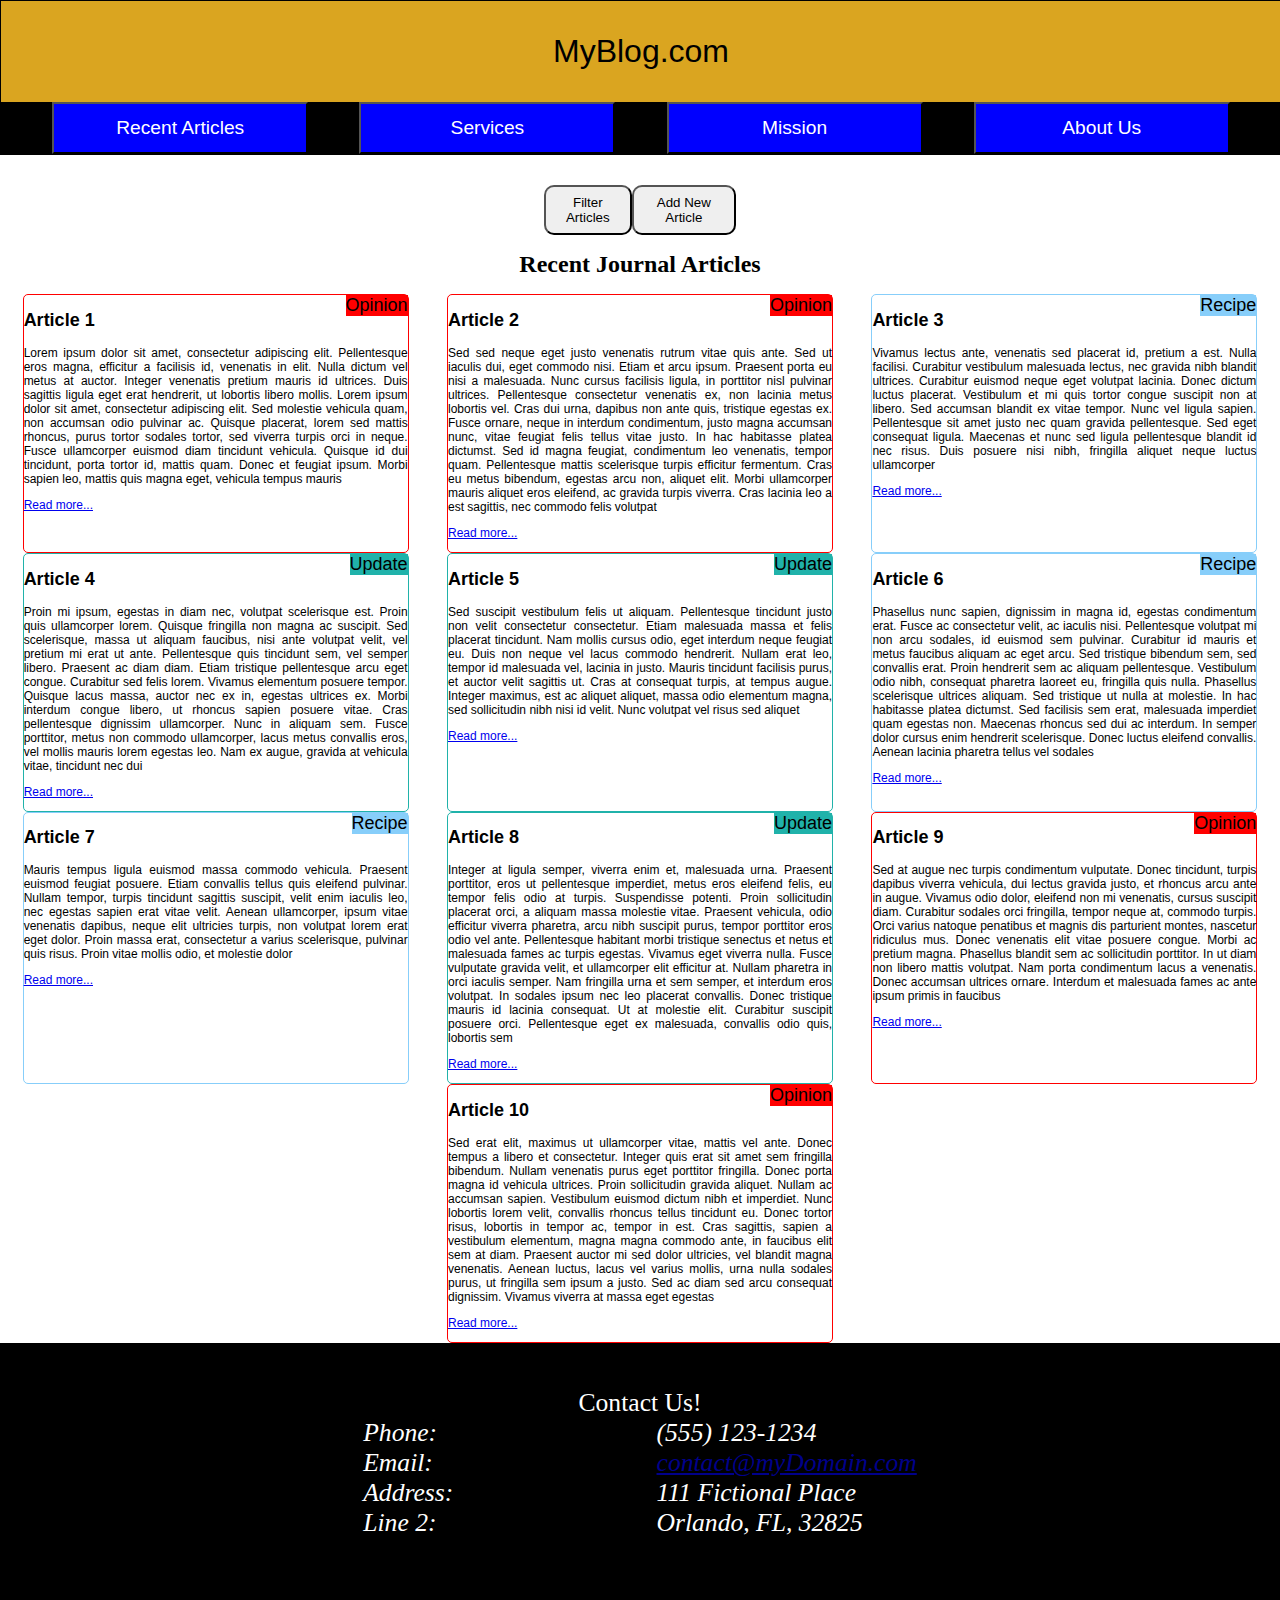
<file: dom-manipulation/html-9a0cf471-79a7-448c-9921-0223f4d41e38.html>
<!DOCTYPE html>
<html lang="en">
    <head>
        <title>Recent Journal Articles</title>
        <link rel="stylesheet" href="10_css.css">
        <meta name="viewport" content="width=device-width, initial-scale=1.0" />
		<script src="dom.js"></script>
    </head>

    <body>

        <header>
            <p>MyBlog.com</p>

            <nav>
                <button href="recent.html">Recent Articles</button>
                <button href="services.html">Services</button>
                <button href="mission.html">Mission</button>
                <button href="about.html">About Us</button>
            </nav>
        </header>

        <main>

            <div id="showArea">

                <div id="toggleButtons">
                    <button onclick="showFilter()" id="filterButton" type="button">Filter Articles</button>
                    <button onclick="showAddNew()" id="addButton" type="button">Add New Article</button>
                </div>


                <form id="newContent">
                    <h2 class="formRow">Add New Article</h2>

                    <div class="formRow">
                        <label for="inputHeader">Title: </label>
                        <input id="inputHeader" name="inputHeader" type="text">
                    </div>
                    
                    <div class="formRow">
                            <label>Type:</label>
                            <input name="articleType" id="opinionRadio" type="radio"> <label for="opinionRadio">Opinion</label>
                            <input name="articleType" id="recipeRadio" type="radio"> <label for="recipeRadio">Recipe</label>
                            <input name="articleType" id="lifeRadio" type="radio"> <label for="lifeRadio">Life Update</label>
                    </div>

                    <div class="formRow">
                        <label for="inputArticle">Text:</label>
                        <textarea id="inputArticle" name="inputArticle"></textarea>
                    </div>

                    <div class="formRow">
                        <button onclick="addNewArticle()" type="button">Add New Article</button>
                    </div>
                </form>

                <form id="filterContent">
                    <h2>Filter by Article Type</h2>
                    <label for="opinionCheckbox">Opinion</label>
                    <input onclick="filterArticles()" id="opinionCheckbox" type="checkbox" checked>
                    <label for="recipeCheckbox">Recipe</label>
                    <input onclick="filterArticles()" id="recipeCheckbox" type="checkbox" checked>
                    <label for="updateCheckbox">Update</label>
                    <input onclick="filterArticles()" id="updateCheckbox" type="checkbox" checked>
                </form>
            </div>

            <h1>Recent Journal Articles</h1>

            <div id="articleList">
                <article class="opinion" id="a1">
                    <span class="marker">Opinion</span>
                    <h2>Article 1</h2>
                    <p>Lorem ipsum dolor sit amet, consectetur adipiscing elit. Pellentesque eros magna, efficitur a facilisis id, venenatis in elit. Nulla dictum vel metus at auctor. Integer venenatis pretium mauris id ultrices. Duis sagittis ligula eget erat hendrerit, ut lobortis libero mollis. Lorem ipsum dolor sit amet, consectetur adipiscing elit. Sed molestie vehicula quam, non accumsan odio pulvinar ac. Quisque placerat, lorem sed mattis rhoncus, purus tortor sodales tortor, sed viverra turpis orci in neque. Fusce ullamcorper euismod diam tincidunt vehicula. Quisque id dui tincidunt, porta tortor id, mattis quam. Donec et feugiat ipsum. Morbi sapien leo, mattis quis magna eget, vehicula tempus mauris</p>
                    <p><a href="moreDetails.html">Read more...</a></p>
                </article>

                <article class="opinion" id="a2">
                    <span class="marker">Opinion</span>
                    <h2>Article 2</h2>
                    <p>Sed sed neque eget justo venenatis rutrum vitae quis ante. Sed ut iaculis dui, eget commodo nisi. Etiam et arcu ipsum. Praesent porta eu nisi a malesuada. Nunc cursus facilisis ligula, in porttitor nisl pulvinar ultrices. Pellentesque consectetur venenatis ex, non lacinia metus lobortis vel. Cras dui urna, dapibus non ante quis, tristique egestas ex. Fusce ornare, neque in interdum condimentum, justo magna accumsan nunc, vitae feugiat felis tellus vitae justo. In hac habitasse platea dictumst. Sed id magna feugiat, condimentum leo venenatis, tempor quam. Pellentesque mattis scelerisque turpis efficitur fermentum. Cras eu metus bibendum, egestas arcu non, aliquet elit. Morbi ullamcorper mauris aliquet eros eleifend, ac gravida turpis viverra. Cras lacinia leo a est sagittis, nec commodo felis volutpat</p>
                    <p><a href="moreDetails.html">Read more...</a></p>
                </article>

                <article class="recipe" id="a3">
                    <span class="marker">Recipe</span>
                    <h2>Article 3</h2>
                    <p>Vivamus lectus ante, venenatis sed placerat id, pretium a est. Nulla facilisi. Curabitur vestibulum malesuada lectus, nec gravida nibh blandit ultrices. Curabitur euismod neque eget volutpat lacinia. Donec dictum luctus placerat. Vestibulum et mi quis tortor congue suscipit non at libero. Sed accumsan blandit ex vitae tempor. Nunc vel ligula sapien. Pellentesque sit amet justo nec quam gravida pellentesque. Sed eget consequat ligula. Maecenas et nunc sed ligula pellentesque blandit id nec risus. Duis posuere nisi nibh, fringilla aliquet neque luctus ullamcorper</p>
                    <p><a href="moreDetails.html">Read more...</a></p>
                </article>

                <article class="update" id="a4">
                    <span class="marker">Update</span>
                    <h2>Article 4</h2>
                    <p>Proin mi ipsum, egestas in diam nec, volutpat scelerisque est. Proin quis ullamcorper lorem. Quisque fringilla non magna ac suscipit. Sed scelerisque, massa ut aliquam faucibus, nisi ante volutpat velit, vel pretium mi erat ut ante. Pellentesque quis tincidunt sem, vel semper libero. Praesent ac diam diam. Etiam tristique pellentesque arcu eget congue. Curabitur sed felis lorem. Vivamus elementum posuere tempor. Quisque lacus massa, auctor nec ex in, egestas ultrices ex. Morbi interdum congue libero, ut rhoncus sapien posuere vitae. Cras pellentesque dignissim ullamcorper. Nunc in aliquam sem. Fusce porttitor, metus non commodo ullamcorper, lacus metus convallis eros, vel mollis mauris lorem egestas leo. Nam ex augue, gravida at vehicula vitae, tincidunt nec dui</p>
                    <p><a href="moreDetails.html">Read more...</a></p>
                </article>

                <article class="update" id="a5">
                    <span class="marker">Update</span>
                    <h2>Article 5</h2>
                    <p>Sed suscipit vestibulum felis ut aliquam. Pellentesque tincidunt justo non velit consectetur consectetur. Etiam malesuada massa et felis placerat tincidunt. Nam mollis cursus odio, eget interdum neque feugiat eu. Duis non neque vel lacus commodo hendrerit. Nullam erat leo, tempor id malesuada vel, lacinia in justo. Mauris tincidunt facilisis purus, et auctor velit sagittis ut. Cras at consequat turpis, at tempus augue. Integer maximus, est ac aliquet aliquet, massa odio elementum magna, sed sollicitudin nibh nisi id velit. Nunc volutpat vel risus sed aliquet</p>
                    <p><a href="moreDetails.html">Read more...</a></p>
                </article>

                <article class="recipe" id="a6">
                    <span class="marker">Recipe</span>
                    <h2>Article 6</h2>
                    <p>Phasellus nunc sapien, dignissim in magna id, egestas condimentum erat. Fusce ac consectetur velit, ac iaculis nisi. Pellentesque volutpat mi non arcu sodales, id euismod sem pulvinar. Curabitur id mauris et metus faucibus aliquam ac eget arcu. Sed tristique bibendum sem, sed convallis erat. Proin hendrerit sem ac aliquam pellentesque. Vestibulum odio nibh, consequat pharetra laoreet eu, fringilla quis nulla. Phasellus scelerisque ultrices aliquam. Sed tristique ut nulla at molestie. In hac habitasse platea dictumst. Sed facilisis sem erat, malesuada imperdiet quam egestas non. Maecenas rhoncus sed dui ac interdum. In semper dolor cursus enim hendrerit scelerisque. Donec luctus eleifend convallis. Aenean lacinia pharetra tellus vel sodales</p>
                    <p><a href="moreDetails.html">Read more...</a></p>
                </article>

                <article class="recipe" id="a7">
                    <span class="marker">Recipe</span>
                    <h2>Article 7</h2>
                    <p>Mauris tempus ligula euismod massa commodo vehicula. Praesent euismod feugiat posuere. Etiam convallis tellus quis eleifend pulvinar. Nullam tempor, turpis tincidunt sagittis suscipit, velit enim iaculis leo, nec egestas sapien erat vitae velit. Aenean ullamcorper, ipsum vitae venenatis dapibus, neque elit ultricies turpis, non volutpat lorem erat eget dolor. Proin massa erat, consectetur a varius scelerisque, pulvinar quis risus. Proin vitae mollis odio, et molestie dolor</p>
                    <p><a href="moreDetails.html">Read more...</a></p>
                </article>

                <article class="update" id="a8">
                    <span class="marker">Update</span>
                    <h2>Article 8</h2>
                    <p>Integer at ligula semper, viverra enim et, malesuada urna. Praesent porttitor, eros ut pellentesque imperdiet, metus eros eleifend felis, eu tempor felis odio at turpis. Suspendisse potenti. Proin sollicitudin placerat orci, a aliquam massa molestie vitae. Praesent vehicula, odio efficitur viverra pharetra, arcu nibh suscipit purus, tempor porttitor eros odio vel ante. Pellentesque habitant morbi tristique senectus et netus et malesuada fames ac turpis egestas. Vivamus eget viverra nulla. Fusce vulputate gravida velit, et ullamcorper elit efficitur at. Nullam pharetra in orci iaculis semper. Nam fringilla urna et sem semper, et interdum eros volutpat. In sodales ipsum nec leo placerat convallis. Donec tristique mauris id lacinia consequat. Ut at molestie elit. Curabitur suscipit posuere orci. Pellentesque eget ex malesuada, convallis odio quis, lobortis sem</p>
                    <p><a href="moreDetails.html">Read more...</a></p>
                </article>

                <article class="opinion" id="a9">
                    <span class="marker">Opinion</span>
                    <h2>Article 9</h2>
                    <p>Sed at augue nec turpis condimentum vulputate. Donec tincidunt, turpis dapibus viverra vehicula, dui lectus gravida justo, et rhoncus arcu ante in augue. Vivamus odio dolor, eleifend non mi venenatis, cursus suscipit diam. Curabitur sodales orci fringilla, tempor neque at, commodo turpis. Orci varius natoque penatibus et magnis dis parturient montes, nascetur ridiculus mus. Donec venenatis elit vitae posuere congue. Morbi ac pretium magna. Phasellus blandit sem ac sollicitudin porttitor. In ut diam non libero mattis volutpat. Nam porta condimentum lacus a venenatis. Donec accumsan ultrices ornare. Interdum et malesuada fames ac ante ipsum primis in faucibus</p>
                    <p><a href="moreDetails.html">Read more...</a></p>
                </article>

                <article class="opinion" id="a10">
                    <span class="marker">Opinion</span>
                    <h2>Article 10</h2>
                    <p>Sed erat elit, maximus ut ullamcorper vitae, mattis vel ante. Donec tempus a libero et consectetur. Integer quis erat sit amet sem fringilla bibendum. Nullam venenatis purus eget porttitor fringilla. Donec porta magna id vehicula ultrices. Proin sollicitudin gravida aliquet. Nullam ac accumsan sapien. Vestibulum euismod dictum nibh et imperdiet. Nunc lobortis lorem velit, convallis rhoncus tellus tincidunt eu. Donec tortor risus, lobortis in tempor ac, tempor in est. Cras sagittis, sapien a vestibulum elementum, magna magna commodo ante, in faucibus elit sem at diam. Praesent auctor mi sed dolor ultricies, vel blandit magna venenatis. Aenean luctus, lacus vel varius mollis, urna nulla sodales purus, ut fringilla sem ipsum a justo. Sed ac diam sed arcu consequat dignissim. Vivamus viverra at massa eget egestas</p>
                    <p><a href="moreDetails.html">Read more...</a></p>
                </article>
            </div>

            <footer>
                <p>Contact Us!</p>
                <address>
                    <div>
                        <span>Phone:</span> <span>(555) 123-1234</span>
                        <span>Email:</span> </span><a href="">contact@myDomain.com</a></span>
                        <span>Address:</span> <span>111 Fictional Place</span>
                        <span>Line 2:</span> <span>Orlando, FL, 32825</span>
                    </div>
                </address>
            </footer>
        </main>
    </body>
</html>
</file>
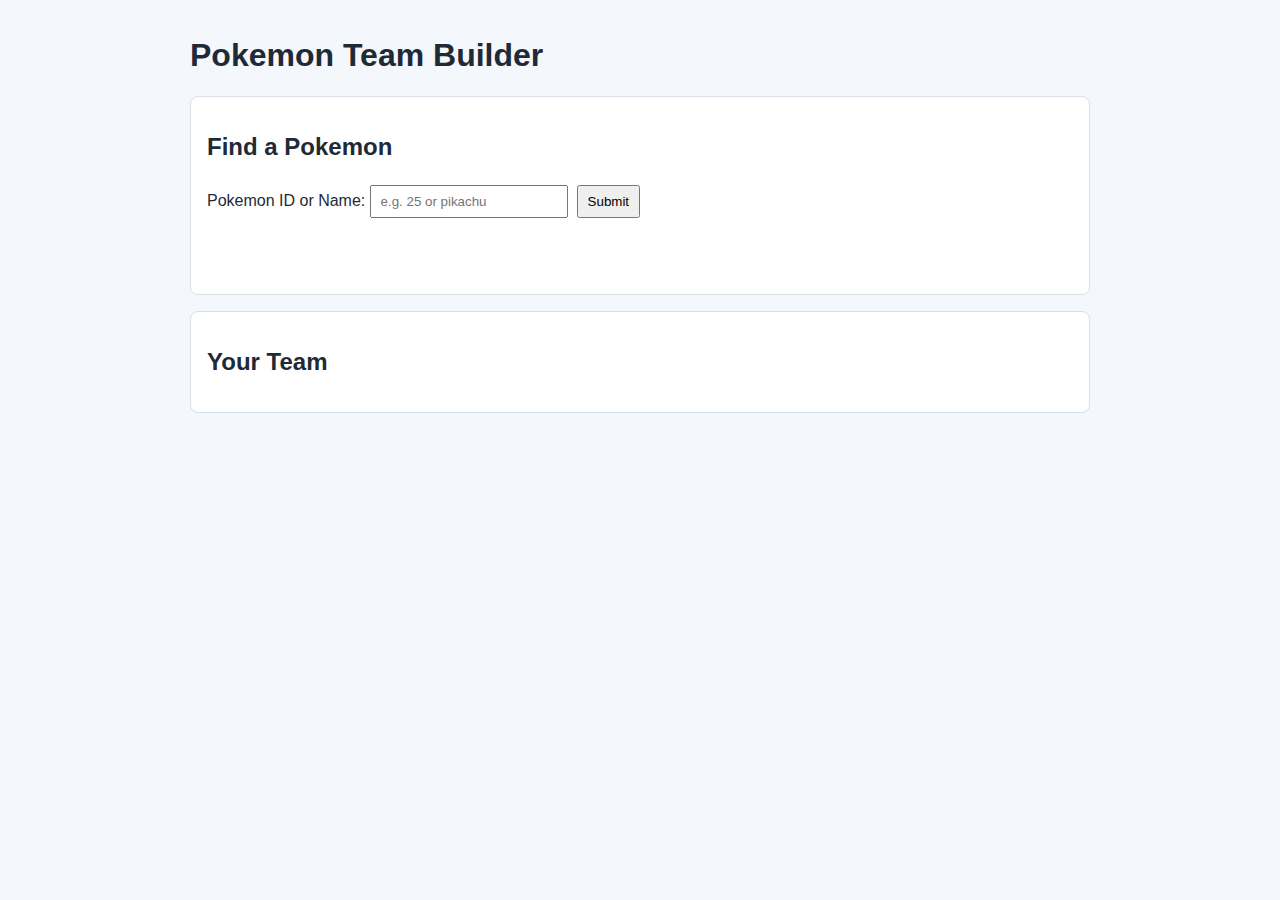
<file: pokemon-team-builder/pokemon.html>
<!DOCTYPE html>
<html lang="en">
<head>
    <meta charset="UTF-8">
    <meta name="viewport" content="width=device-width, initial-scale=1.0">
    <title>Pokemon Team Builder</title>
    <link rel="stylesheet" href="pokemon.css">
</head>
<body>
    <main>
        <h1>Pokemon Team Builder</h1>

        <section>
            <h2>Find a Pokemon</h2>
            <label for="pokemonInput">Pokemon ID or Name:</label>
            <input id="pokemonInput" type="text" placeholder="e.g. 25 or pikachu">
            <button id="searchButton" type="button">Submit</button>
            <p id="statusMessage" aria-live="polite"></p>
        </section>

        <section id="pokemonDisplay" hidden>
            <h2 id="pokemonName"></h2>
            <img id="pokemonImage" alt="Selected pokemon image">

            <div>
                <h3>Pokemon Sound</h3>
                <audio id="pokemonAudio" controls></audio>
            </div>

            <div>
                <h3>Select 4 Moves</h3>
                <label for="move1">Move 1:</label>
                <select id="move1"></select>

                <label for="move2">Move 2:</label>
                <select id="move2"></select>

                <label for="move3">Move 3:</label>
                <select id="move3"></select>

                <label for="move4">Move 4:</label>
                <select id="move4"></select>
            </div>

            <button id="addToTeamButton" type="button">Add to Team</button>
        </section>

        <section>
            <h2>Your Team</h2>
            <div id="teamList"></div>
        </section>
    </main>

    <script src="pokemon.js"></script>
</body>
</html>
</file>
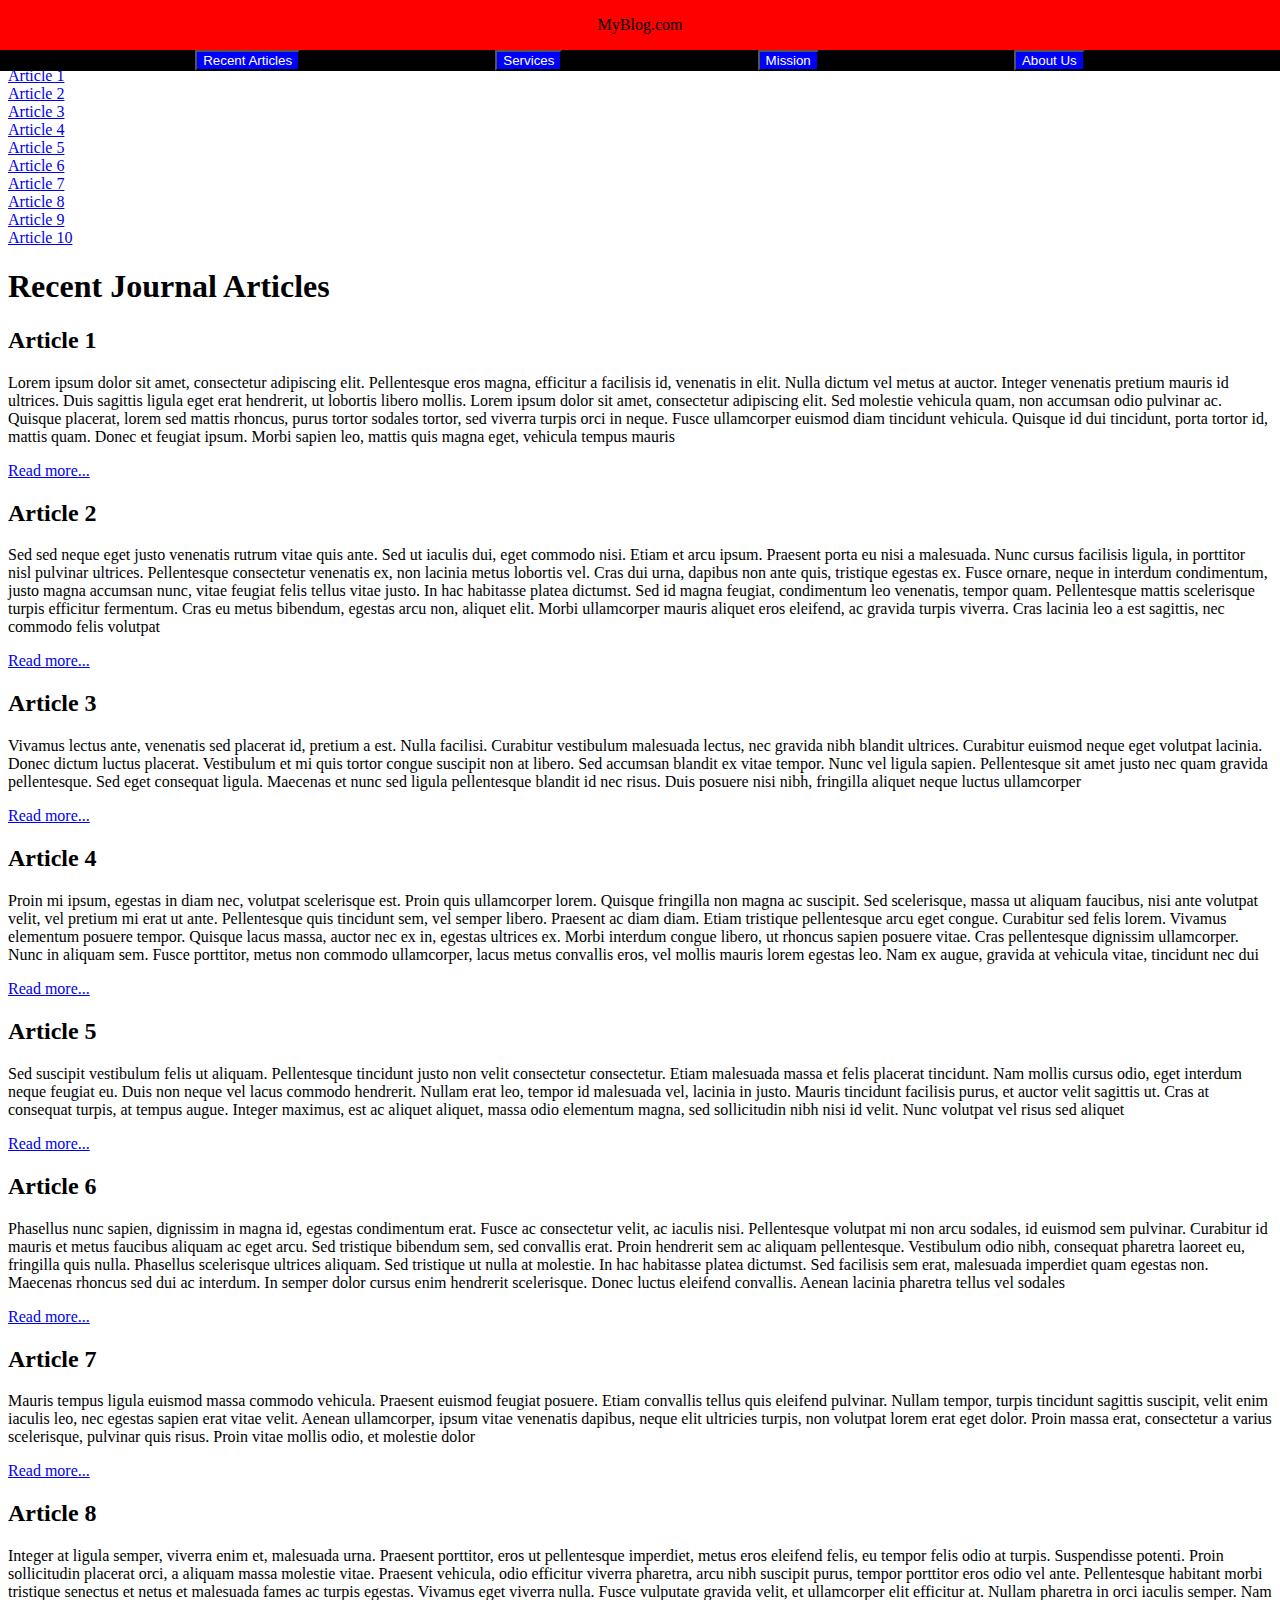
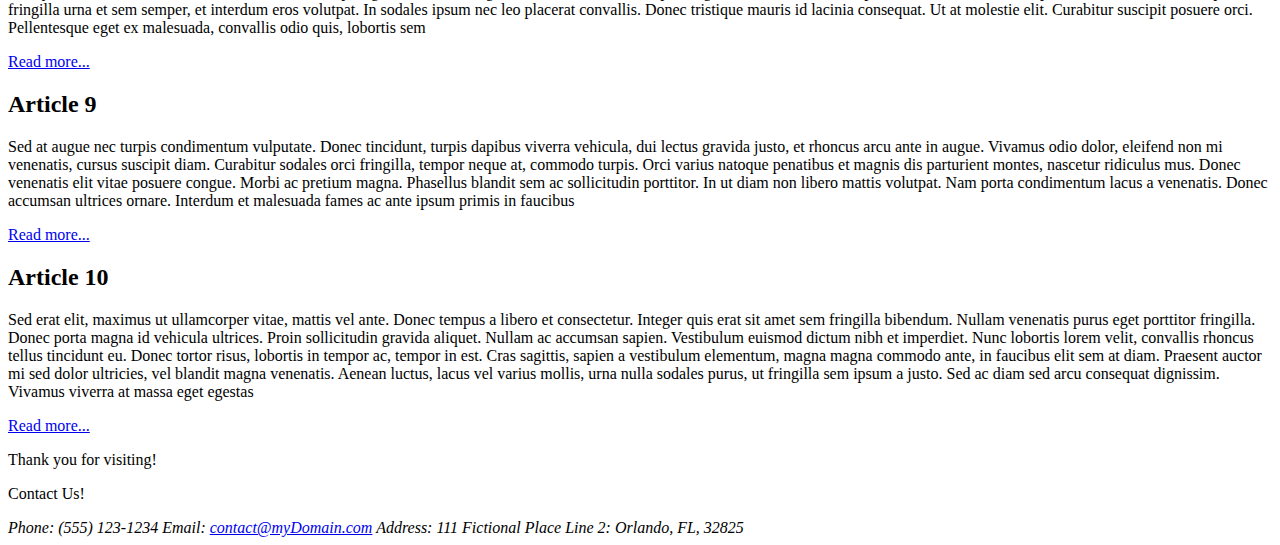
<file: positioning-css/html-3.html>
<!DOCTYPE html>
<html lang="en">
    <head>
        <link rel="stylesheet" href="css.css">
    </head>

    <body>
		<nav id="jumpMenu">
            <h2>Jump to an Article</h2>
            <a href="#a1">Article 1</a><br>
            <a href="#a2">Article 2</a><br>
            <a href="#a3">Article 3</a><br>
            <a href="#a4">Article 4</a><br>
            <a href="#a5">Article 5</a><br>
            <a href="#a6">Article 6</a><br>
            <a href="#a7">Article 7</a><br>
            <a href="#a8">Article 8</a><br>
            <a href="#a9">Article 9</a><br>
			<a href="#a10">Article 10</a>
        </nav>
		
        <main>		
		
			<header>
				<p>MyBlog.com</p>
				<nav>
					<button href="recent.html">Recent Articles</button>
					<button href="services.html">Services</button>
					<button href="mission.html">Mission</button>
					<button href="about.html">About Us</button>
				</nav>
			</header>
            
            <h1>Recent Journal Articles</h1>

            <div id="container">
                <article id="a1">
                    <h2>Article 1</h2>
                    <p>Lorem ipsum dolor sit amet, consectetur adipiscing elit. Pellentesque eros magna, efficitur a facilisis id, venenatis in elit. Nulla dictum vel metus at auctor. Integer venenatis pretium mauris id ultrices. Duis sagittis ligula eget erat hendrerit, ut lobortis libero mollis. Lorem ipsum dolor sit amet, consectetur adipiscing elit. Sed molestie vehicula quam, non accumsan odio pulvinar ac. Quisque placerat, lorem sed mattis rhoncus, purus tortor sodales tortor, sed viverra turpis orci in neque. Fusce ullamcorper euismod diam tincidunt vehicula. Quisque id dui tincidunt, porta tortor id, mattis quam. Donec et feugiat ipsum. Morbi sapien leo, mattis quis magna eget, vehicula tempus mauris</p>
                    <p><a href="#">Read more...</a></p>
                </article>

                <article id="a2">
                    <h2>Article 2</h2>
                    <p>Sed sed neque eget justo venenatis rutrum vitae quis ante. Sed ut iaculis dui, eget commodo nisi. Etiam et arcu ipsum. Praesent porta eu nisi a malesuada. Nunc cursus facilisis ligula, in porttitor nisl pulvinar ultrices. Pellentesque consectetur venenatis ex, non lacinia metus lobortis vel. Cras dui urna, dapibus non ante quis, tristique egestas ex. Fusce ornare, neque in interdum condimentum, justo magna accumsan nunc, vitae feugiat felis tellus vitae justo. In hac habitasse platea dictumst. Sed id magna feugiat, condimentum leo venenatis, tempor quam. Pellentesque mattis scelerisque turpis efficitur fermentum. Cras eu metus bibendum, egestas arcu non, aliquet elit. Morbi ullamcorper mauris aliquet eros eleifend, ac gravida turpis viverra. Cras lacinia leo a est sagittis, nec commodo felis volutpat</p>
                    <p><a href="#">Read more...</a></p>
                </article>

                <article id="a3">
                    <h2>Article 3</h2>
                    <p>Vivamus lectus ante, venenatis sed placerat id, pretium a est. Nulla facilisi. Curabitur vestibulum malesuada lectus, nec gravida nibh blandit ultrices. Curabitur euismod neque eget volutpat lacinia. Donec dictum luctus placerat. Vestibulum et mi quis tortor congue suscipit non at libero. Sed accumsan blandit ex vitae tempor. Nunc vel ligula sapien. Pellentesque sit amet justo nec quam gravida pellentesque. Sed eget consequat ligula. Maecenas et nunc sed ligula pellentesque blandit id nec risus. Duis posuere nisi nibh, fringilla aliquet neque luctus ullamcorper</p>
                    <p><a href="#">Read more...</a></p>
                </article>

                <article id="a4">
                    <h2>Article 4</h2>
                    <p>Proin mi ipsum, egestas in diam nec, volutpat scelerisque est. Proin quis ullamcorper lorem. Quisque fringilla non magna ac suscipit. Sed scelerisque, massa ut aliquam faucibus, nisi ante volutpat velit, vel pretium mi erat ut ante. Pellentesque quis tincidunt sem, vel semper libero. Praesent ac diam diam. Etiam tristique pellentesque arcu eget congue. Curabitur sed felis lorem. Vivamus elementum posuere tempor. Quisque lacus massa, auctor nec ex in, egestas ultrices ex. Morbi interdum congue libero, ut rhoncus sapien posuere vitae. Cras pellentesque dignissim ullamcorper. Nunc in aliquam sem. Fusce porttitor, metus non commodo ullamcorper, lacus metus convallis eros, vel mollis mauris lorem egestas leo. Nam ex augue, gravida at vehicula vitae, tincidunt nec dui</p>
                    <p><a href="#">Read more...</a></p>
                </article>

                <article id="a5">
                    <h2>Article 5</h2>
                    <p>Sed suscipit vestibulum felis ut aliquam. Pellentesque tincidunt justo non velit consectetur consectetur. Etiam malesuada massa et felis placerat tincidunt. Nam mollis cursus odio, eget interdum neque feugiat eu. Duis non neque vel lacus commodo hendrerit. Nullam erat leo, tempor id malesuada vel, lacinia in justo. Mauris tincidunt facilisis purus, et auctor velit sagittis ut. Cras at consequat turpis, at tempus augue. Integer maximus, est ac aliquet aliquet, massa odio elementum magna, sed sollicitudin nibh nisi id velit. Nunc volutpat vel risus sed aliquet</p>
                    <p><a href="#">Read more...</a></p>
                </article>

                <article id="a6">
                    <h2>Article 6</h2>
                    <p>Phasellus nunc sapien, dignissim in magna id, egestas condimentum erat. Fusce ac consectetur velit, ac iaculis nisi. Pellentesque volutpat mi non arcu sodales, id euismod sem pulvinar. Curabitur id mauris et metus faucibus aliquam ac eget arcu. Sed tristique bibendum sem, sed convallis erat. Proin hendrerit sem ac aliquam pellentesque. Vestibulum odio nibh, consequat pharetra laoreet eu, fringilla quis nulla. Phasellus scelerisque ultrices aliquam. Sed tristique ut nulla at molestie. In hac habitasse platea dictumst. Sed facilisis sem erat, malesuada imperdiet quam egestas non. Maecenas rhoncus sed dui ac interdum. In semper dolor cursus enim hendrerit scelerisque. Donec luctus eleifend convallis. Aenean lacinia pharetra tellus vel sodales</p>
                    <p><a href="#">Read more...</a></p>
                </article>

                <article id="a7">
                    <h2>Article 7</h2>
                    <p>Mauris tempus ligula euismod massa commodo vehicula. Praesent euismod feugiat posuere. Etiam convallis tellus quis eleifend pulvinar. Nullam tempor, turpis tincidunt sagittis suscipit, velit enim iaculis leo, nec egestas sapien erat vitae velit. Aenean ullamcorper, ipsum vitae venenatis dapibus, neque elit ultricies turpis, non volutpat lorem erat eget dolor. Proin massa erat, consectetur a varius scelerisque, pulvinar quis risus. Proin vitae mollis odio, et molestie dolor</p>
                    <p><a href="#">Read more...</a></p>
                </article>

                <article id="a8">
                    <h2>Article 8</h2>
                    <p>Integer at ligula semper, viverra enim et, malesuada urna. Praesent porttitor, eros ut pellentesque imperdiet, metus eros eleifend felis, eu tempor felis odio at turpis. Suspendisse potenti. Proin sollicitudin placerat orci, a aliquam massa molestie vitae. Praesent vehicula, odio efficitur viverra pharetra, arcu nibh suscipit purus, tempor porttitor eros odio vel ante. Pellentesque habitant morbi tristique senectus et netus et malesuada fames ac turpis egestas. Vivamus eget viverra nulla. Fusce vulputate gravida velit, et ullamcorper elit efficitur at. Nullam pharetra in orci iaculis semper. Nam fringilla urna et sem semper, et interdum eros volutpat. In sodales ipsum nec leo placerat convallis. Donec tristique mauris id lacinia consequat. Ut at molestie elit. Curabitur suscipit posuere orci. Pellentesque eget ex malesuada, convallis odio quis, lobortis sem</p>
                    <p><a href="#">Read more...</a></p>
                </article>

                <article id="a9">
                    <h2>Article 9</h2>
                    <p>Sed at augue nec turpis condimentum vulputate. Donec tincidunt, turpis dapibus viverra vehicula, dui lectus gravida justo, et rhoncus arcu ante in augue. Vivamus odio dolor, eleifend non mi venenatis, cursus suscipit diam. Curabitur sodales orci fringilla, tempor neque at, commodo turpis. Orci varius natoque penatibus et magnis dis parturient montes, nascetur ridiculus mus. Donec venenatis elit vitae posuere congue. Morbi ac pretium magna. Phasellus blandit sem ac sollicitudin porttitor. In ut diam non libero mattis volutpat. Nam porta condimentum lacus a venenatis. Donec accumsan ultrices ornare. Interdum et malesuada fames ac ante ipsum primis in faucibus</p>
                    <p><a href="#">Read more...</a></p>
                </article>

                <article id="a10">
                    <h2>Article 10</h2>
                    <p>Sed erat elit, maximus ut ullamcorper vitae, mattis vel ante. Donec tempus a libero et consectetur. Integer quis erat sit amet sem fringilla bibendum. Nullam venenatis purus eget porttitor fringilla. Donec porta magna id vehicula ultrices. Proin sollicitudin gravida aliquet. Nullam ac accumsan sapien. Vestibulum euismod dictum nibh et imperdiet. Nunc lobortis lorem velit, convallis rhoncus tellus tincidunt eu. Donec tortor risus, lobortis in tempor ac, tempor in est. Cras sagittis, sapien a vestibulum elementum, magna magna commodo ante, in faucibus elit sem at diam. Praesent auctor mi sed dolor ultricies, vel blandit magna venenatis. Aenean luctus, lacus vel varius mollis, urna nulla sodales purus, ut fringilla sem ipsum a justo. Sed ac diam sed arcu consequat dignissim. Vivamus viverra at massa eget egestas</p>
                    <p><a href="#">Read more...</a></p>
                </article>
            </div>
			
			<p id="thanks">Thank you for visiting!</p>

            <footer>
                <p>Contact Us!</p>
                <address>
                    <div>
                        <span>Phone:</span> <span>(555) 123-1234</span>
                        <span>Email:</span> </span><a href="#">contact@myDomain.com</a></span>
                        <span>Address:</span> <span>111 Fictional Place</span>
                        <span>Line 2:</span> <span>Orlando, FL, 32825</span>
                    </div>
                </address>
				
            </footer>
        </main>
    </body>
</html>
</file>
<file: styled-resume/styles.css>
/* Simple responsive resume CSS
   - Open index.html and replace TODO comments with your info.
   - Print-friendly: has a compact single-column print layout.
*/

:root{
  --bg: #ffffff;
  --muted: #6b7280;
  --accent: #0f172a;
  --accent-2: #0ea5a4;
  --max-width: 900px;
  --gutter: 24px;
  --font: 'Inter', system-ui, -apple-system, 'Segoe UI', Roboto, 'Helvetica Neue', Arial;
}

*{box-sizing:border-box}
html,body{height:100%}
body{
  font-family:var(--font);
  margin:0;
  background: #f6f7fb;
  color:var(--accent);
  -webkit-font-smoothing:antialiased;
  -moz-osx-font-smoothing:grayscale;
  padding:40px 16px;
}

.resume{
  max-width:var(--max-width);
  margin:0 auto;
  background:var(--bg);
  border-radius:8px;
  box-shadow:0 6px 24px rgba(15,23,42,0.06);
  overflow:hidden;
}

.resume-header{
  padding:28px var(--gutter);
  border-bottom:1px solid #eef2f7;
  background:linear-gradient(90deg, rgba(14,165,164,0.04), transparent);
}

.name{
  font-size:28px;
  font-weight:700;
  text-align: center;
}
.title{font-size:14px;color:var(--muted); margin-top:6px}
.contact{margin-top:10px;color:var(--muted);font-size:13px;text-align: center;}
.contact a{color:var(--accent-2);text-decoration:none}

.resume-main{padding:22px var(--gutter)}
.resume-main section{margin-bottom:18px}
.resume-main, .resume-footer { background: var(--bg); }
.resume-main h2{
  font-size:14px;
  margin:0 0 8px 0;
  letter-spacing:0.6px;
  color:var(--accent-2);
}

.summary p{margin:0;color:var(--muted)}

.exp{margin-bottom:12px}
.exp-header{display:flex;justify-content:space-between;align-items:flex-start}
.exp-org{font-weight:600}
.exp-location{font-weight: 600;}
.exp-info{display: flex; justify-content: space-between; align-items: flex-start;}
.exp-role{font-weight:400;font-size:13px;color:var(--muted)}
.exp-dates{font-size:13px;color:var(--muted)}
.exp-body ul{margin:8px 0 0 18px;color:var(--muted)}

.skill-list{display:flex;flex-wrap:wrap;gap:8px;list-style:none;padding:0;margin:0}
.skill-list li{background:#eef6f6;padding:6px 10px;border-radius:6px;font-size:13px;color:var(--accent)}


.resume-footer{padding:12px var(--gutter);border-top:1px solid #eef2f7;font-size:12px;color:var(--muted);display:flex;justify-content:space-between}

/* Small screens: keep single column and a bit tighter */
@media (max-width:640px){
  .resume{box-shadow:none;border-radius:0}
  .resume{margin:0}
  body{padding:8px}
}

/* Print rules */
@media print{
  body{background:white;padding:0}
  .resume{box-shadow:none;border-radius:0}
  .resume{max-width:720px;margin:0}
  .resume-header{background:transparent}
  .resume-footer{display:block}
}
</file>
<file: 5_css1.css>
h1 {
    text-align: center;
}

body {
  background-color: lightblue;
}

#paragraph2 {
  width: 300px;
  border: 5px solid green;
  padding: 30px;
  margin: 20px;
  background-color: white;
  line-height:20px;
}

.blue {
    background-color: rgb(56, 56, 243);
    color: white;
}
</file>
<file: basic-css/5_css1.css>
h1 {
    text-align: center;
}

body {
  background-color: lightblue;
}

#paragraph2 {
  width: 50vw;
  border: 5px solid green;
  padding: 30px;
  margin: 20px;
  background-color: white;
  line-height:20px;
}

.blue {
    background-color: rgb(17, 17, 88);
    color: white;
    padding: 1%;
}

a {
  color: blue;
}

table, th, td{
  border: 1px solid black;
  background-color: white;
  border-collapse: collapse;

}

th {
  background-color: rgb(192, 192, 192);
}

td {
  padding: 10px;
}

#w3link {
  color: brown;
  text-decoration: underline;
}
</file>
<file: CSS Positioning and Layout/positioning.css>
/* Same width as #jumpMenu and header `left` so columns line up */
:root {
    --jump-menu-width: 15%;
    /* Space for fixed header (title bar + nav); increase if content overlaps */
    --main-padding-top: calc(4.5rem + 5vh);
}

#jumpMenu {
    box-sizing: border-box;
    position: absolute;
    top: 0;
    left: 0;
    width: var(--jump-menu-width);
    height: 100vh;
    background-color: #cc9726;
    padding: 10px;
    text-align: center;
    margin: 0px;
    display: flex;
    flex-direction: column;
}

/* Fills space below the heading; links are spaced along the main axis */
#jumpMenu .jump-links {
    flex: 1;
    min-height: 0;
    display: flex;
    flex-direction: column;
    justify-content: space-around;
}

header {
    position: fixed;
    top: 0;
    right: 0;
    left: var(--jump-menu-width);
    width: auto;
    margin: 0px;
}

/* In-flow content sits to the right of the menu and below the fixed header */
main {
    box-sizing: border-box;
    margin-left: var(--jump-menu-width);
    padding-top: var(--main-padding-top);
    min-height: 100vh;
}

header p{
    text-align: center;
    font-size: 24px;
    font-weight: bold;
    color: rgb(0, 0, 0);
    background-color: #e60303;
    padding: 10px;
    margin: 0px;
    width: 100%;
}

header nav{
    display: flex;
    flex-direction: row;
    background-color: black;
    justify-content: space-around;
}

header button{
    background-color: blue;
    color: white;
    width: 15vw;
    height: 5vh;
    text-align: center;
    font-size: 16px;
}

main h1 {
    margin: 10 0 1rem;
    text-align: center;
}

#container{
    display: flex;
    flex-flow: row wrap;
}

#container article {
    width: 300px;
    margin-left:30px;
    text-align: justify;
}

#thanks{
    display: block;
    position: fixed;
    font-size: 24px;
    text-align: center;
    bottom: 0;
    right: 0;
    background-color: rgb(149, 216, 255);
    border: 1px solid black;
    padding: 15px;
    width: 25%;

}
</file>
<file: CSS Transitions and Selectors/7_transition.css>
/* Same width as #jumpMenu and header `left` so columns line up */
:root {
    --jump-menu-width: 15%;
    /* Space for fixed header (title bar + nav); increase if content overlaps */
    --main-padding-top: calc(4.5rem + 5vh);
}

#menuItems {
    box-sizing: border-box;
    position: absolute;
    top: 0;
    left: 0;
    width: var(--jump-menu-width);
    height: 100vh;
    background-color: #000000;
    padding: 0px;
    text-align: center;
    margin: 0px;
    display: flex;
    flex-direction: column;
    align-items: stretch;
    overflow-y: auto;
}
#menuItems button{
    width: 100%;
    box-sizing: border-box;
    background-color: blue;
    color: white;
    font-size: medium;
    padding: 5px;
}

#jumpMenu{
    display: none;
    width: 100%;
    box-sizing: border-box;
    background-color: goldenrod;
    text-align: center;
    list-style: none;
    padding: 0.35rem 0;
    margin: 0;
    flex: 0 0 auto;
}

#jumpMenu li {
    margin: 0.15rem 0;
}
#jumpMenu li>a:hover{
    color: #000000;
}
#jumpMenu li:hover{
    background-color: blue;
}

#menuItems button:hover{
    background-color: rgb(168, 128, 26);
}

#recentArticles:hover + #jumpMenu,
#jumpMenu:hover {
    display: block;
}

header {
    position: fixed;
    top: 0;
    right: 0;
    left: var(--jump-menu-width);
    width: auto;
    margin: 0px;
}

main {
    box-sizing: border-box;
    margin-left: var(--jump-menu-width);
    padding-top: var(--main-padding-top);
    min-height: 100vh;
}

header p{
    text-align: center;
    font-size: 26px;
    font-weight: bold;
    color: rgb(0, 0, 0);
    background-color: #e60303;
    padding: 20px;
    margin: 0px;
    width: 100%;
}

main h1 {
    margin: 0 0 1rem;
    text-align: center;
}

#container{
    display: flex;
    flex-flow: row wrap;
}

#container article {
    width: 300px;
    margin-left:30px;
    color: rgb(164, 164, 164);
    text-align: justify;
    transition-duration: 2s;
}
#container article h2 + ::first-letter{font-size: 36px;}
#container article p ~::after{
    content: url(arrow.png);
}

#container article:hover{
    color: black;
    font-size: larger;
}

#thanks{
    display: block;
    position: fixed;
    font-size: 24px;
    text-align: center;
    bottom: 0;
    right: 0;
    background-color: rgb(149, 216, 255);
    border: 1px solid black;
    padding: 15px;
    width: 25%;

}
</file>
<file: dom-manipulation/10_css.css>
#showArea
{
    display: flex;
    flex-direction: column;
    width: 75%;
    margin: auto;
    margin-top: 30px;
}

#toggleButtons
{
    margin: auto;
    display: flex;
    width: 20%;
    justify-content: space-evenly;
}

#toggleButtons > *
{
    height: 50px;
    border-radius: 10px;
}

form#newContent{
    display: none;
    flex-direction: column;
    margin: auto;
    width: 75%;
    align-items: center;
}

form#filterContent{
    display: block;
    margin: auto;
}

.formRow
{
    width: 400px;
    font-size: 1.3em;
}

article.opinion{
    border: 1px solid red;
}

article.recipe{
    border: 1px solid lightskyblue;
}

article.update{
    border: 1px solid lightseagreen;
}

.marker
{
    float:right;
    font-size: 1.5em;
}

.date
{
    float:left;
    font-size: 1.5em;
}


.opinion .marker
{
    background-color: red;
}

.recipe .marker
{
    background-color: lightskyblue;
}

.update .marker
{
    background-color: lightseagreen;
}




body{
    padding: 0;
    margin: 0;
    width: 100%;
}

main{
    width: 100%;
}

main h1
{
    text-align: center;
    font-size: clamp(12px, 4vw, 24px);
}


header{
    background-color: goldenrod;
    text-align: center;
    position: sticky;
    top: 0px;
    font-size: 2.5vw;
    width: 100%;
    margin: 0;
    border: 1px solid black;
    font-family: 'Trebuchet MS', 'Lucida Sans Unicode', 'Lucida Grande', 'Lucida Sans', Arial, sans-serif;
}

main > div#articleList
{
    display:flex;
    flex-wrap: wrap;
    align-items: stretch;
    justify-content: center;
    font-family:'Lucida Sans', 'Lucida Sans Regular', 'Lucida Grande', 'Lucida Sans Unicode', Geneva, Verdana, sans-serif
}

article{
    width: 30%;
    margin-left:1.5%;
    margin-right: 1.5%;
    text-align: justify;
    font-size: clamp(8px, 1.5vw, 12px);
    border-radius: 5px;
}



footer
{
    padding-top: 5vh;
    font-size: 2vw;
    padding-bottom: 10vh;
    color: white;
    background-color: black;
}

a:visited
{
    color: darkblue;
}

footer p{
    text-align: center;
    margin: auto;
    width: 50%;
    
}

address > div
{
    display: grid;
    grid-template-columns: auto auto;
    justify-content: space-evenly;
    width: 75%;
    margin: auto;
}

nav{
    display: flex;
    flex-wrap: nowrap;
    width: 100%;
    margin: 0;
    padding: 0;
    justify-content: space-evenly;
    background-color: black;
}

nav button
{
    color:white;
    background-color: blue;
    text-decoration: none;
    font-size: 1.5vw;
    display: inline;
    width: 20%;
    padding: 1vw 0vw;
    text-wrap-mode: nowrap;
}

nav button:hover{
    background-color:darkgoldenrod;
}

nav button:active{
    background-color: gold;
}





@media screen and (max-width: 600px) {
    article{
        width: 75%;
        margin: auto;
    }
}

@media screen and (max-width: 1000px){

    main{
        width: 100%;
    }

    header{
        width: 100%;
    }
}
</file>
<file: pokemon-team-builder/pokemon.css>
body {
    font-family: Arial, Helvetica, sans-serif;
    margin: 0;
    padding: 1rem;
    background: #f4f7fb;
    color: #1f2a37;
}

main {
    max-width: 900px;
    margin: 0 auto;
}

section {
    background: #ffffff;
    border: 1px solid #d8e0ea;
    border-radius: 8px;
    padding: 1rem;
    margin-bottom: 1rem;
}

input,
select,
button {
    margin: 0.25rem 0.25rem 0.5rem 0;
    padding: 0.45rem 0.55rem;
}

#pokemonImage {
    width: 180px;
    height: 180px;
    object-fit: contain;
    display: block;
    background: #f9fbff;
    border: 1px solid #d8e0ea;
    border-radius: 8px;
    margin-bottom: 0.75rem;
}

#teamList {
    display: grid;
    grid-template-columns: repeat(auto-fit, minmax(220px, 1fr));
    gap: 0.75rem;
}

.team-card {
    border: 1px solid #d8e0ea;
    border-radius: 8px;
    background: #f9fbff;
    padding: 0.75rem;
}

.team-card img {
    width: 96px;
    height: 96px;
    object-fit: contain;
    display: block;
}

#statusMessage {
    min-height: 1.25rem;
}
</file>
<file: positioning-css/css.css>
header {
    background-color: red;
    position:fixed;
    top: 0;
    left: 0;
    width: 100vw;
    text-align: center;
    opacity: 1;
}

header button {
    background-color: blue;
    color: white;

}

header nav{
    background-color: black;
    display: flex;
    justify-content: space-evenly;
}
</file>
